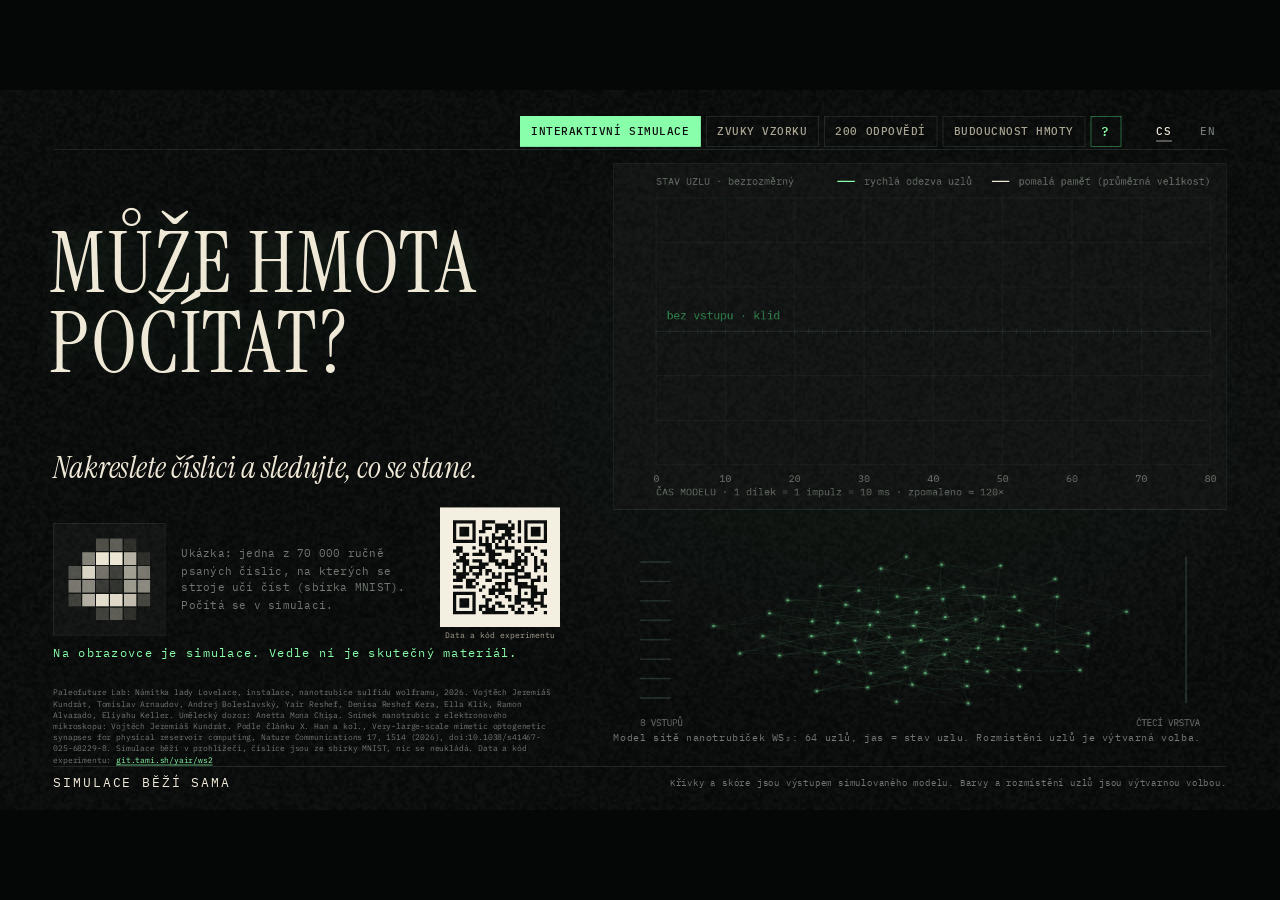
<file: expo.html>
<!doctype html>
<html lang="cs">
<head>
  <script>/* phones get the scrolling version; ?desktop=1 and ?kiosk keep this one */if(!/[?&](desktop|kiosk)/.test(location.search)&&(matchMedia("(pointer: coarse)").matches&&Math.min(screen.width,screen.height)<=600))location.replace("mobile.html"+location.hash);</script>
  <meta charset="utf-8">
  <meta name="viewport" content="width=device-width, initial-scale=1, maximum-scale=1, user-scalable=no">
  <meta name="mobile-web-app-capable" content="yes">
  <title>Může hmota počítat?</title>
  <link rel="stylesheet" href="expo.css">
</head>
<body>
  <!--
    Exhibition mode. One continuous screen, a fixed 1920x1080 stage scaled to the window.
    No Web Serial, no hardware, no network: everything on this page is a simulation.
    The laboratory application stays at index.html.
  -->
  <div id="stage" class="phase-idle apparatus-right">
    <header id="bar">
      <div id="mark" data-copy="title"></div>
      <nav id="nav">
        <button type="button" data-go="result" data-copy="navResult"></button>
        <button type="button" data-go="light" data-copy="navLight"></button>
        <button type="button" data-go="decide" data-copy="navDecide"></button>
      </nav>
      <div id="bar-right">
        <div id="tabs">
          <button type="button" id="tab-sim" data-go="sim" data-copy="badge"></button>
          <button type="button" id="tab-sound" data-go="sound" data-copy="navMeasured"></button>
          <button type="button" id="tab-answers" data-go="answers" data-copy="navAnswers"></button>
          <button type="button" id="tab-future" data-go="future" data-copy="navFuture"></button>
          <button type="button" id="btn-about" aria-label="?">?</button>
        </div>
        <span id="lang" role="group" aria-label="Language">
          <button type="button" data-lang="cs">CS</button>
          <button type="button" data-lang="en">EN</button>
        </span>
      </div>
    </header>

    <main id="panels">
      <!-- the human side: title, drawing, pulses, interpretation -->
      <section id="input">
        <div id="hero">
          <h1 data-copy="title"></h1>
          <p id="invite" data-copy="invite"></p>
          <div id="idle-sample">
            <canvas id="cv-idle8" width="168" height="168"></canvas>
            <p data-copy="idleSample"></p>
          </div>
          <p id="idle-beside" data-copy="idleBeside"></p>
          <img id="idle-qr" src="img/qr-lab.svg" alt="git.tami.sh/yair/ws2">
          <p id="idle-qr-cap" data-copy="labQr"></p>
          <p id="colophon"><span id="credits"></span> <span data-copy="colophon"></span> <span data-copy="labLink"></span></p>
        </div>

        <div id="drawbox">
          <canvas id="cv-draw"></canvas>
          <div id="preview">
            <canvas id="cv-preview" width="112" height="112"></canvas>
            <span data-copy="previewLabel"></span>
          </div>
          <p id="draw-prompt" data-copy="drawPrompt"></p>
          <p id="draw-warn" data-copy="tooSmall"></p>
        </div>
        <div id="actions">
          <button type="button" id="btn-clear" class="ghost" data-copy="clear"></button>
          <button type="button" id="btn-send" class="solid" data-copy="send"></button>
        </div>

        <canvas id="cv-pulse"></canvas>
        <div id="narration"></div>
        <button type="button" id="btn-next" class="solid"></button>

        <div id="future">
          <button type="button" id="btn-voice" class="ghost"></button>
          <button type="button" id="btn-voice-all" class="ghost"></button>
          <h2 id="fu-title"></h2>
          <div id="fu-flow">
            <p id="fu-know"></p>
            <p id="fu-body"></p>
          </div>
          <div id="fu-dots"></div>
          <div id="fu-actions">
            <button type="button" id="btn-fu-back" class="ghost" data-copy="deepBack"></button>
            <button type="button" id="btn-fu-next" class="solid" data-copy="futNext"></button>
          </div>
        </div>

        <div id="result">
          <p id="result-lead"></p>
          <div id="digit"></div>
          <p id="result-hint"></p>
          <canvas id="cv-bars"></canvas>
          <p id="bars-caption" data-copy="barsCaption"></p>
          <div id="doors">
            <button type="button" class="door" data-go="light"><b data-copy="navLight"></b><span data-copy="doorLight"></span></button>
            <button type="button" class="door" data-go="decide"><b data-copy="navDecide"></b><span data-copy="doorDecide"></span></button>
            <button type="button" class="door" data-go="future"><b data-copy="navFuture"></b><span data-copy="doorFuture"></span></button>
          </div>
        </div>
      </section>

      <!-- the signal side, placed next to the physical oscilloscope -->
      <section id="signal">
        <canvas id="cv-scope"></canvas>
        <canvas id="cv-material"></canvas>
        <p id="mat-caption" data-copy="matCaption"></p>
        <div id="reflect">
          <h2 data-copy="reflectHead"></h2>
          <p data-copy="reflectBody"></p>
          <p data-copy="reflectSim"></p>
          <p id="reflect-beside" data-copy="reflectBeside"></p>
          <button type="button" id="btn-again" class="solid" data-copy="again"></button>
        </div>
      </section>
    </main>

    <!-- advanced layer, reached from the result screen: the light experiment (live) and what "deciding" means -->
    <section id="deep" data-view="light">
      <div id="view-light" class="view">
        <div id="deep-left">
          <h2 data-copy="deepTitle"></h2>
          <div id="deep-verdict">
            <div id="dv-digit"></div>
            <div id="dv-text"><p id="dv-lead"></p><p id="dv-dark"></p><p id="dv-src"></p></div>
          </div>
          <p id="deep-caption"></p>
          <div id="dimmer">
            <span id="dimmer-label"></span>
            <div id="dimmer-track"></div>
            <div id="dimmer-notches"></div>
            <div id="dimmer-thumb"></div>
          </div>
          <div id="deep-toggle">
            <button type="button" id="rd-old" class="ghost"></button>
            <button type="button" id="rd-new" class="ghost"></button>
          </div>
          <p id="deep-note" data-copy="deepNote"></p>
          <p id="deep-method"></p>
        </div>
        <div id="deep-right">
          <canvas id="cv-deep-scope"></canvas>
          <canvas id="cv-light"></canvas>
          <div id="deep-numbers">
            <div><b id="num-dark"></b><canvas id="cv-ticks-dark"></canvas><span id="num-dark-label"></span></div>
            <div class="good"><b id="num-now"></b><canvas id="cv-ticks-now"></canvas><span id="num-now-label"></span></div>
          </div>
        </div>
      </div>

      <div id="view-decide" class="view">
        <div id="dc-text">
          <h2 data-copy="decTitle"></h2>
          <ol id="dc-steps"></ol>
          <p id="dc-try"></p>
        </div>
        <div id="dc-chart">
          <p id="dc-who"></p>
          <canvas id="cv-scores"></canvas>
          <p id="dc-moments-cap"></p>
          <canvas id="cv-moments"></canvas>
          <div id="dc-ctl">
            <button type="button" id="dc-play" class="ghost"></button>
            <button type="button" id="dc-all" class="ghost"></button>
          </div>
          <canvas id="cv-slots"></canvas>
          <p id="dc-readout"></p>
        </div>
      </div>

      <p id="deep-lab" data-copy="deepLab"></p>
      <button type="button" id="btn-deep-back" class="ghost" data-copy="deepBack"></button>
    </section>

    <!-- a photograph of the real sample or bench replaces the simulated signal column on a few cards of the finale -->
    <figure id="fu-photo"><img id="fu-photo-img" alt=""><figcaption id="fu-photo-cap"></figcaption></figure>

    <!-- the sound of the sample: the oscilloscope capture, seen and heard -->
    <section id="measured" class="view-pulse">
      <div id="meas-left">
        <h2 data-copy="measTitle"></h2>
        <p id="meas-source" data-copy="measSource"></p>
        <div id="meas-views">
          <button type="button" data-view="pulse" data-copy="measViewPulse"></button>
          <button type="button" data-view="pair" data-copy="measViewPair"></button>
        </div>
        <div id="meas-modes">
          <button type="button" id="meas-model"><i data-copy="measModelName"></i><small data-copy="measModelSub"></small></button>
          <button type="button" data-mode="pair"><i data-copy="measModePair"></i><small data-copy="measModePairSub"></small></button>
          <button type="button" data-mode="slow"><i data-copy="measModeSlow"></i><small data-copy="measModeSlowSub"></small></button>
          <button type="button" data-mode="resid"><i data-copy="measModeResid"></i><small data-copy="measModeResidSub"></small></button>
          <button type="button" data-mode="rest"><i data-copy="measModeRest"></i><small data-copy="measModeRestSub"></small></button>
        </div>
        <p id="meas-gap-label" data-copy="measGapLabel"></p>
        <div id="meas-gaps"></div>
        <button type="button" id="meas-auto" class="ghost"></button>
        <div id="meas-ctl">
          <button type="button" id="meas-stop" class="ghost" data-copy="measStop"></button>
        </div>
        <p id="meas-hint"></p>
        <p id="meas-note" data-copy="measNote"></p>
        <p id="meas-lab" data-copy="labLink"></p>
      </div>
      <div id="meas-right">
        <canvas id="cv-meas"></canvas>
        <div id="meas-facts">
          <div><b id="mf1n"></b><span id="mf1"></span></div>
          <div><b id="mf2n"></b><span id="mf2"></span></div>
          <div><b id="mf3n"></b><span id="mf3"></span></div>
        </div>
      </div>
    </section>

    <!-- 200 answers: every pulse of the capture, stacked like the plot of a pulsar -->
    <section id="answers">
      <div id="ans-head"><h2 id="ans-title"></h2><p id="ans-sub"></p></div>
      <p id="ans-ref"></p>
      <div id="ans-bar">
        <button type="button" id="ans-set"></button>
        <button type="button" id="ans-fall"></button>
        <button type="button" id="ans-rise"></button>
        <button type="button" id="ans-mag"></button>
        <button type="button" id="ans-env"></button>
        <button type="button" id="ans-pal"></button>
        <button type="button" id="ans-by"></button>
        <button type="button" id="ans-play"></button>
        <button type="button" id="ans-story"></button>
      </div>
      <canvas id="cv-ans"></canvas>
      <div id="ans-story-card" role="dialog">
        <div>
          <h3 data-copy="ansStoryTitle"></h3>
          <p data-copy="ansStory1"></p>
          <p data-copy="ansStory2"></p>
          <p data-copy="ansStory3"></p>
          <button type="button" id="ans-story-close" class="solid" data-copy="aboutClose"></button>
        </div>
      </div>
      <div id="ans-foot"><p id="ans-read"></p><p id="ans-note"></p></div>
    </section>

    <div id="about" role="dialog" aria-modal="true">
      <div id="about-card">
        <h2 data-copy="aboutTitle"></h2>
        <p data-copy="aboutSim"></p>
        <p data-copy="aboutSample"></p>
        <p data-copy="aboutChoice"></p>
        <p data-copy="aboutHow"></p>
        <p id="about-lab" data-copy="labLink"></p>
        <img id="about-photo" src="img/lab-bench.jpg" alt="">
        <img id="about-qr" src="img/qr-lab.svg" alt="git.tami.sh/yair/ws2">
        <button type="button" id="btn-about-close" class="solid" data-copy="aboutClose"></button>
      </div>
    </div>

    <footer id="caption">
      <span id="step"></span>
      <span id="prov"></span>
    </footer>
    <canvas id="grain" width="256" height="256"></canvas>
  </div>
  <script type="module" src="js/expo/main.js"></script>
</body>
</html>
</file>
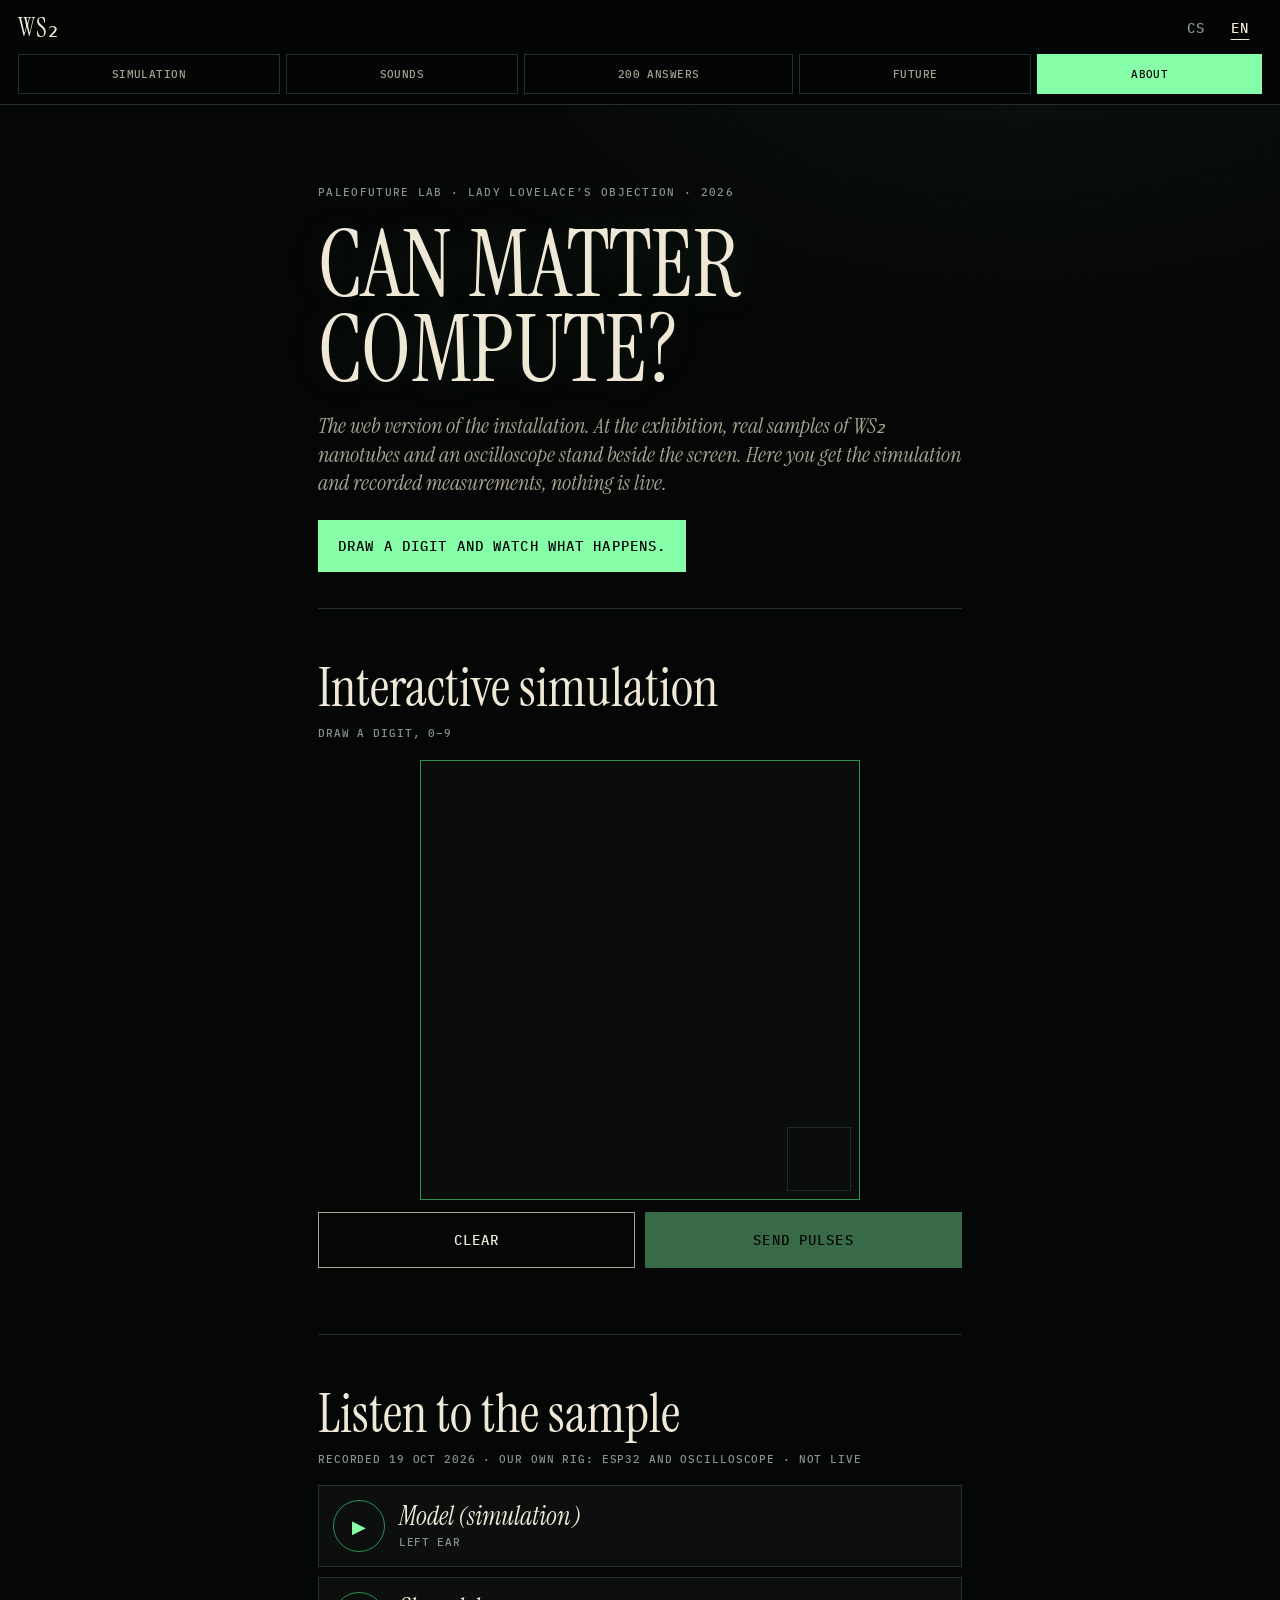
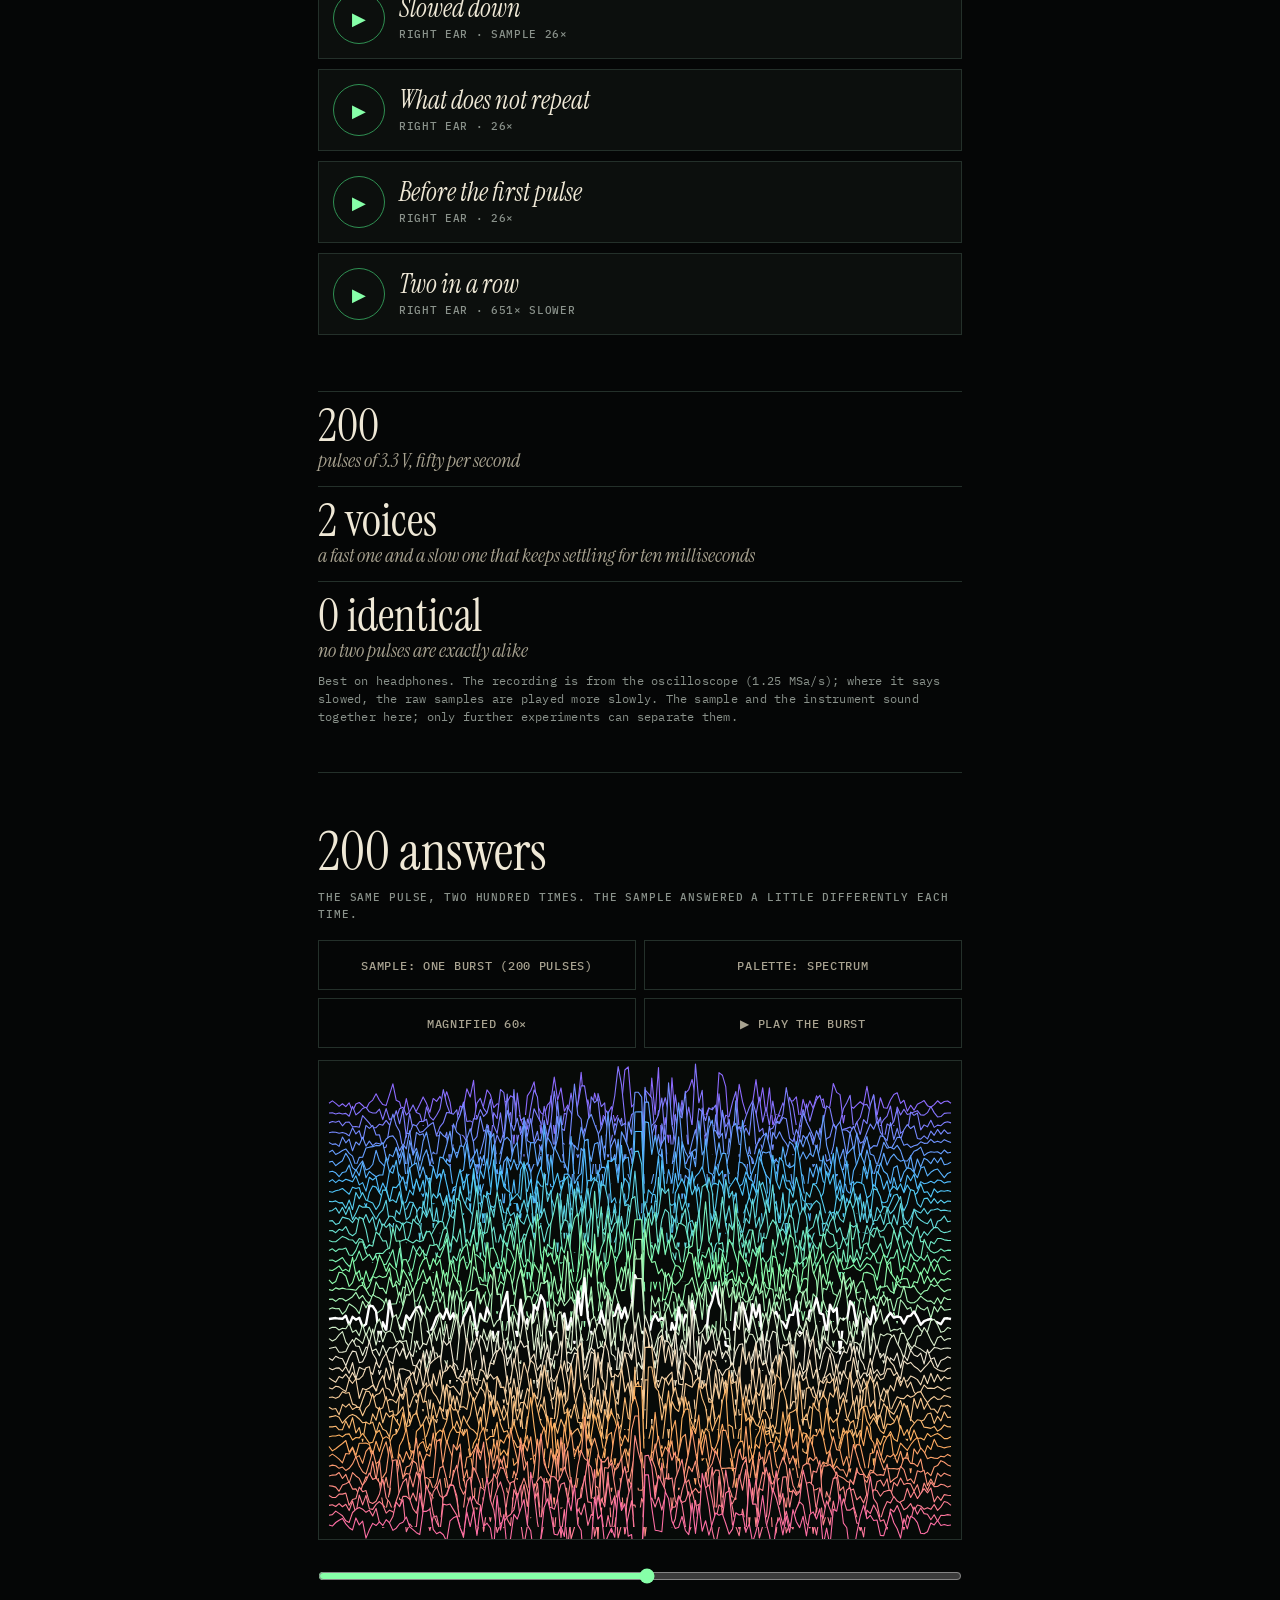
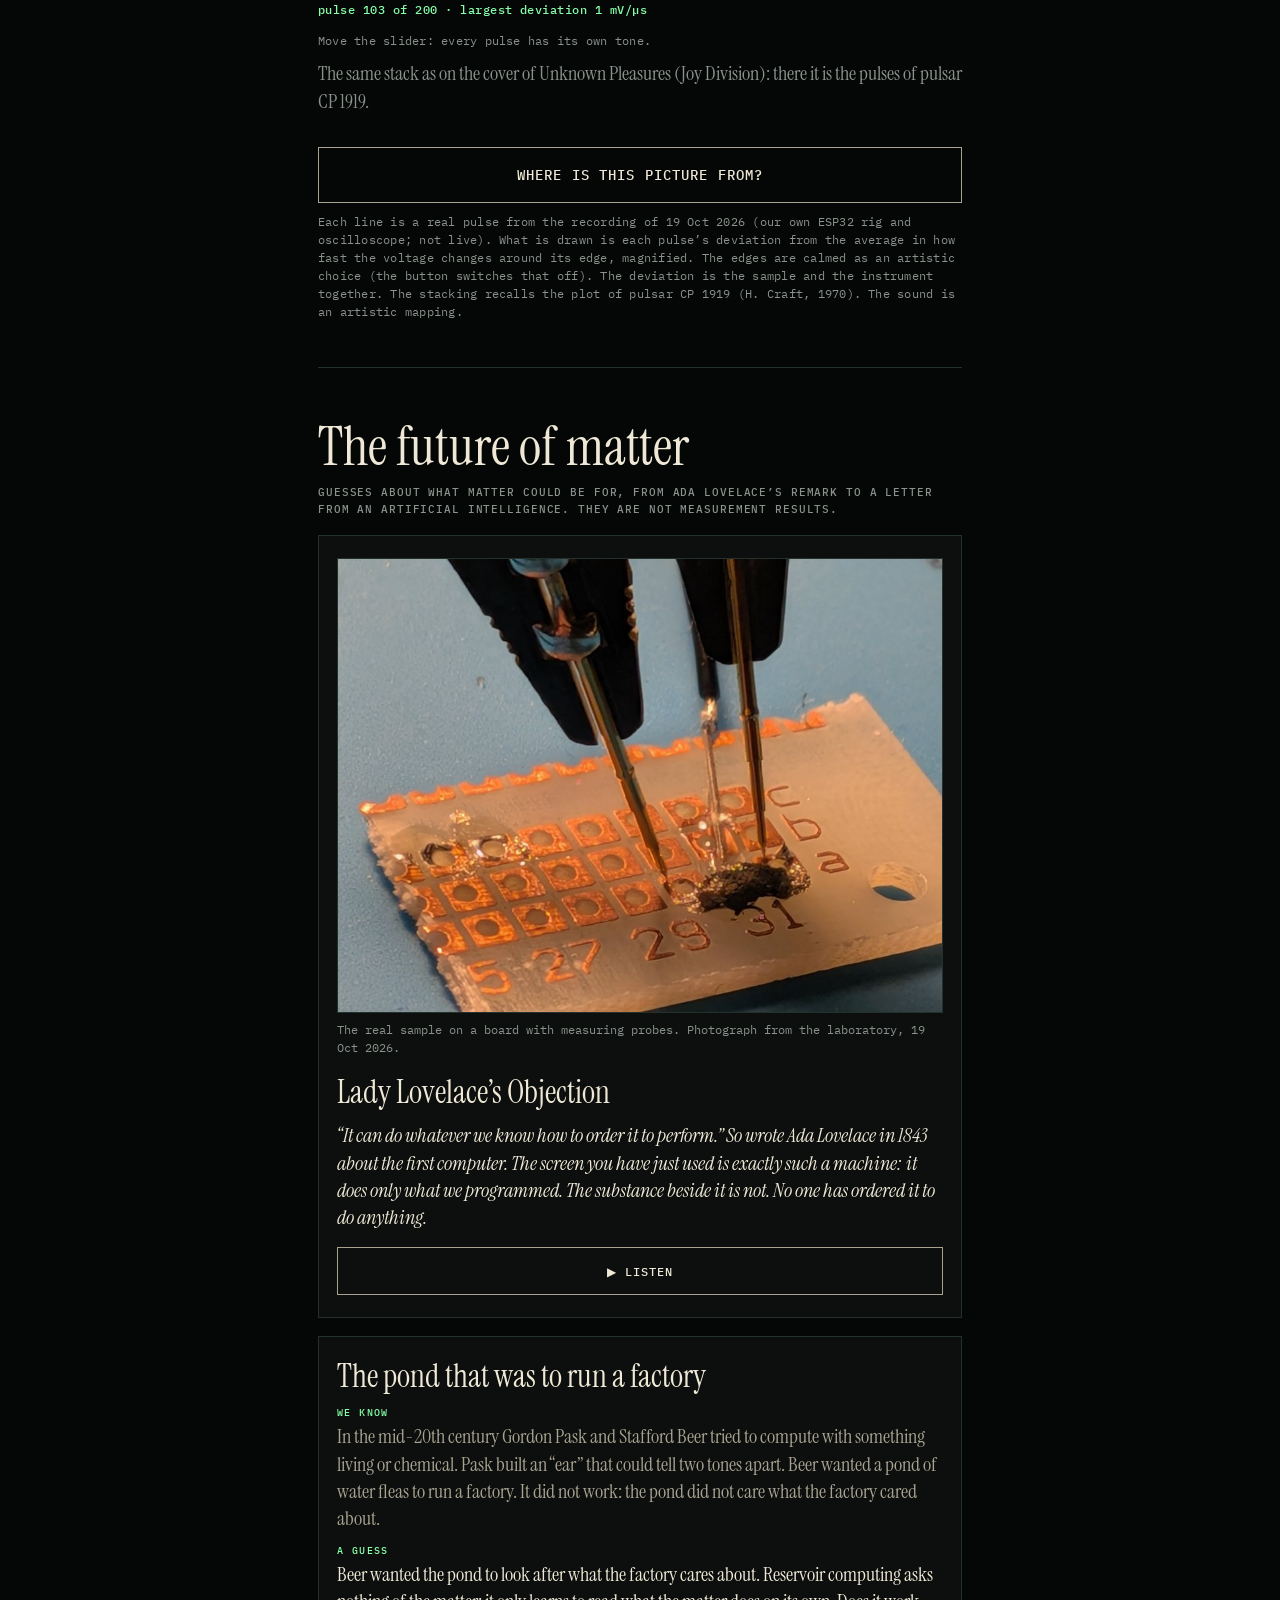
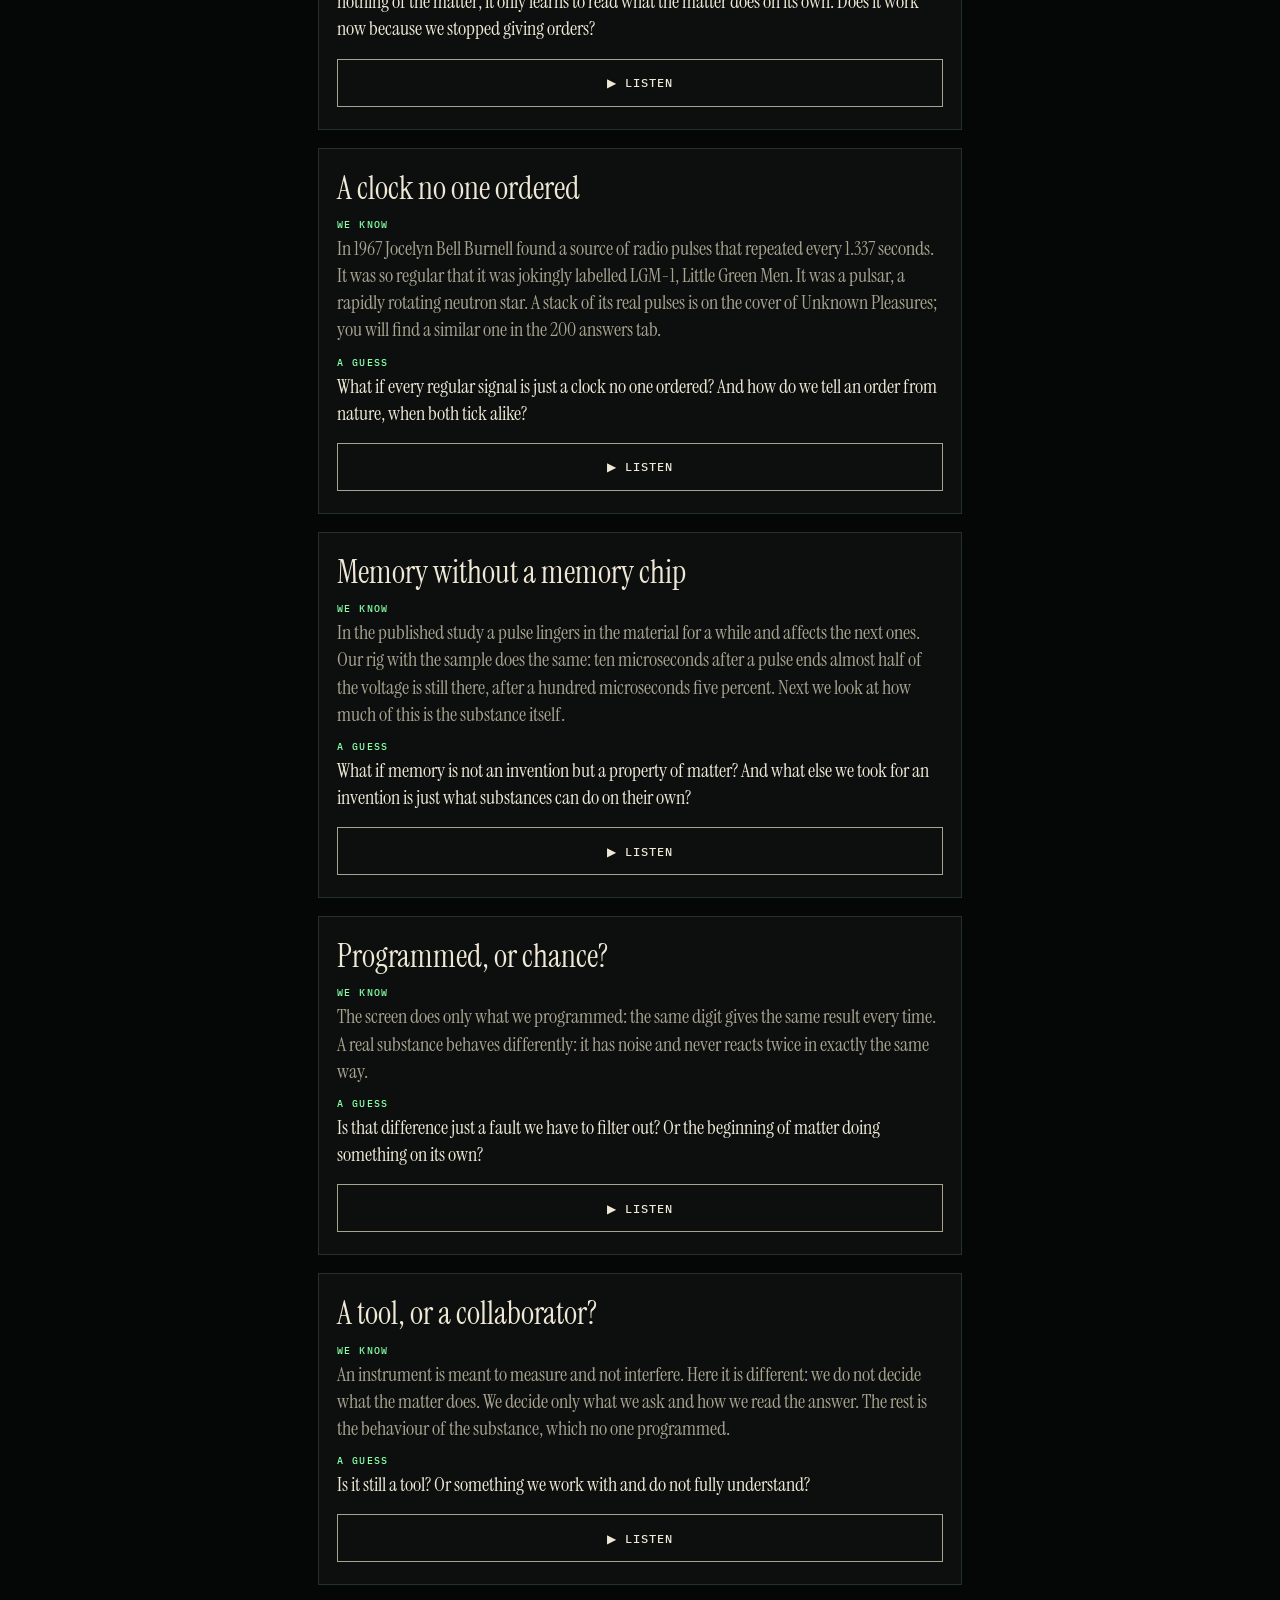
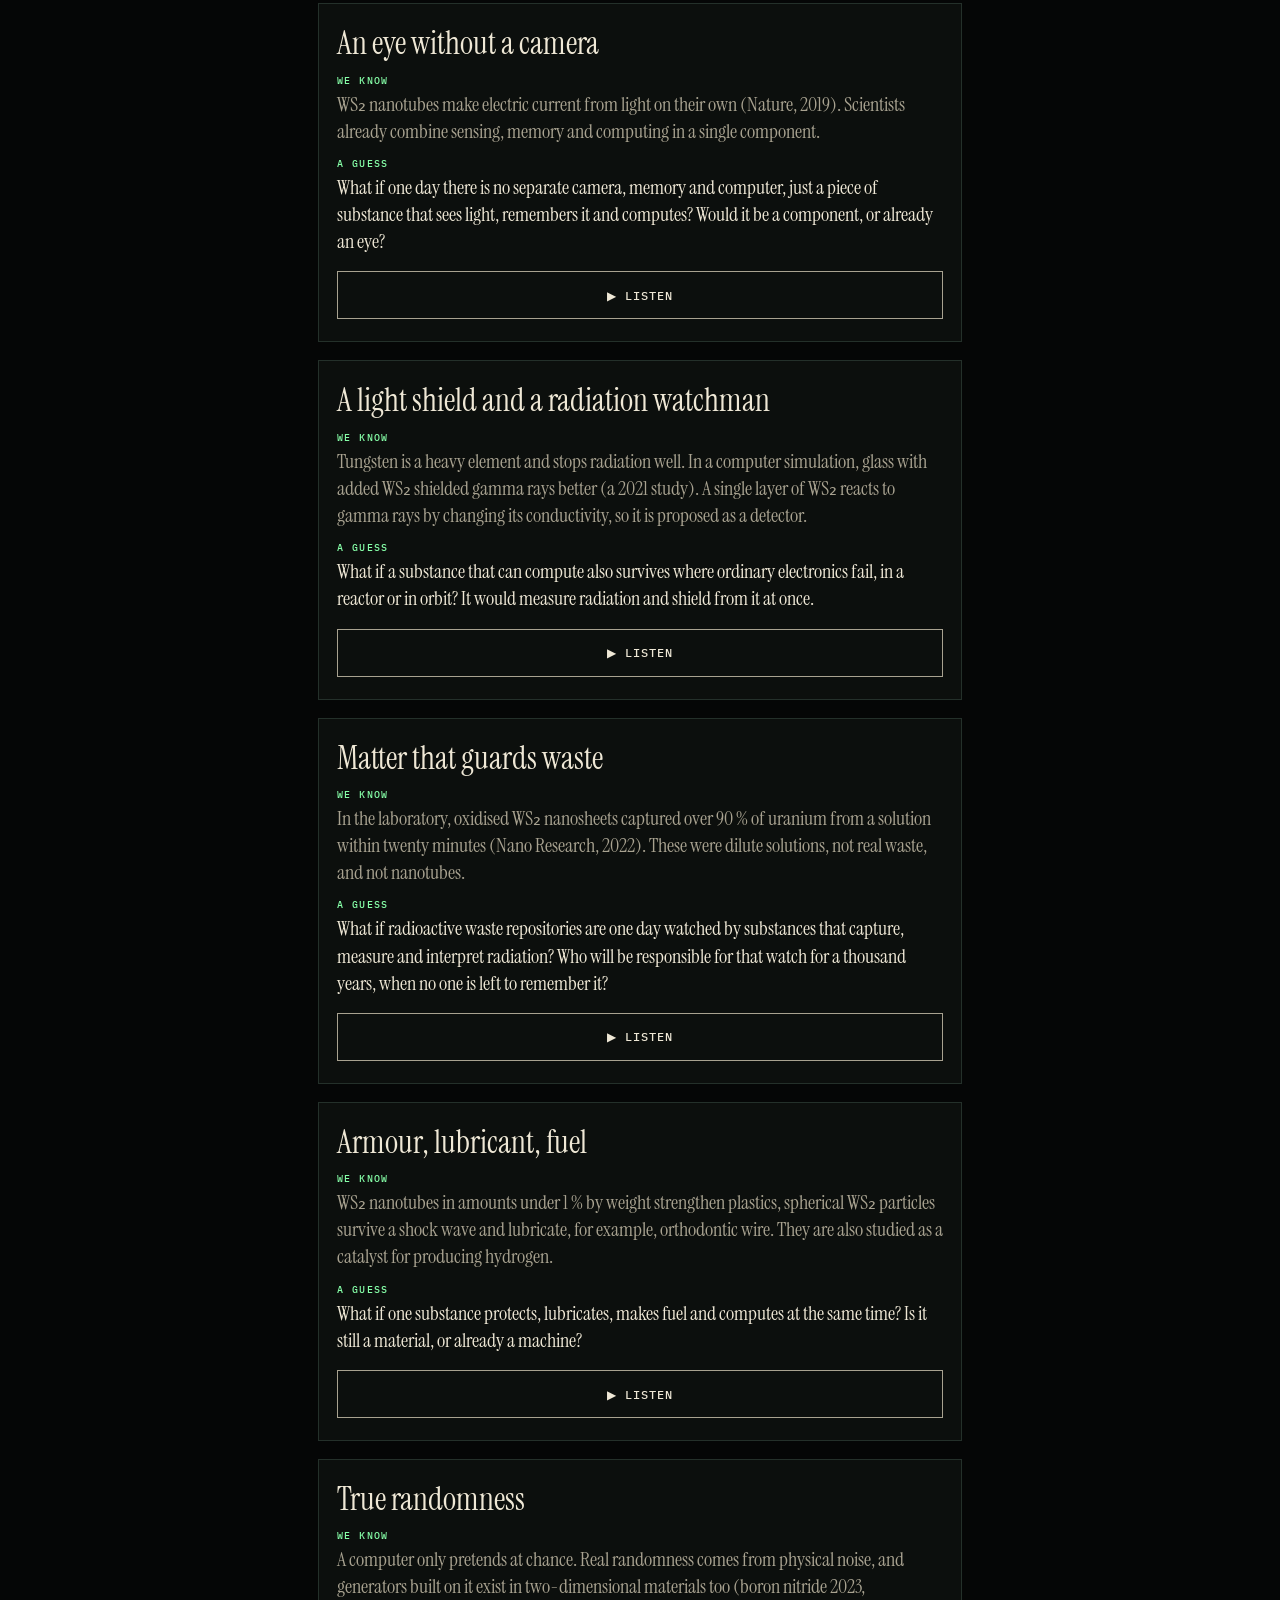
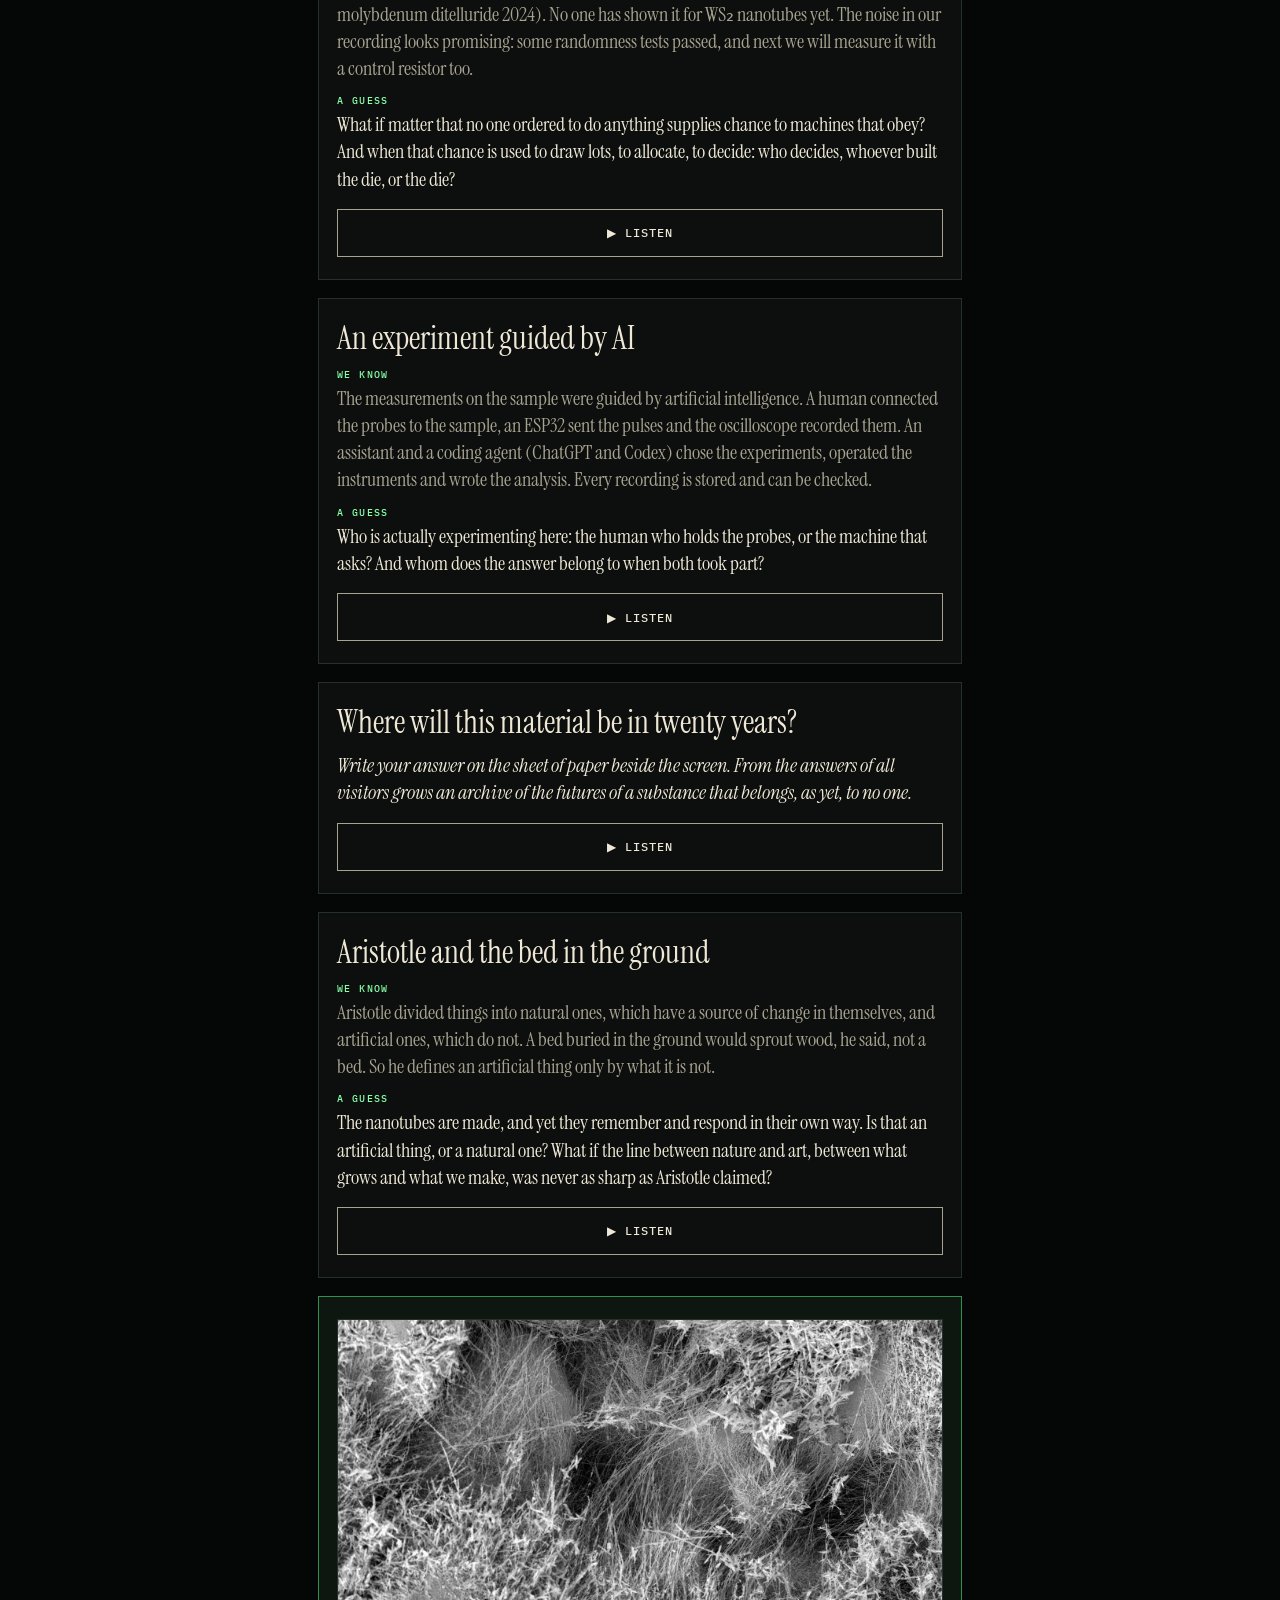
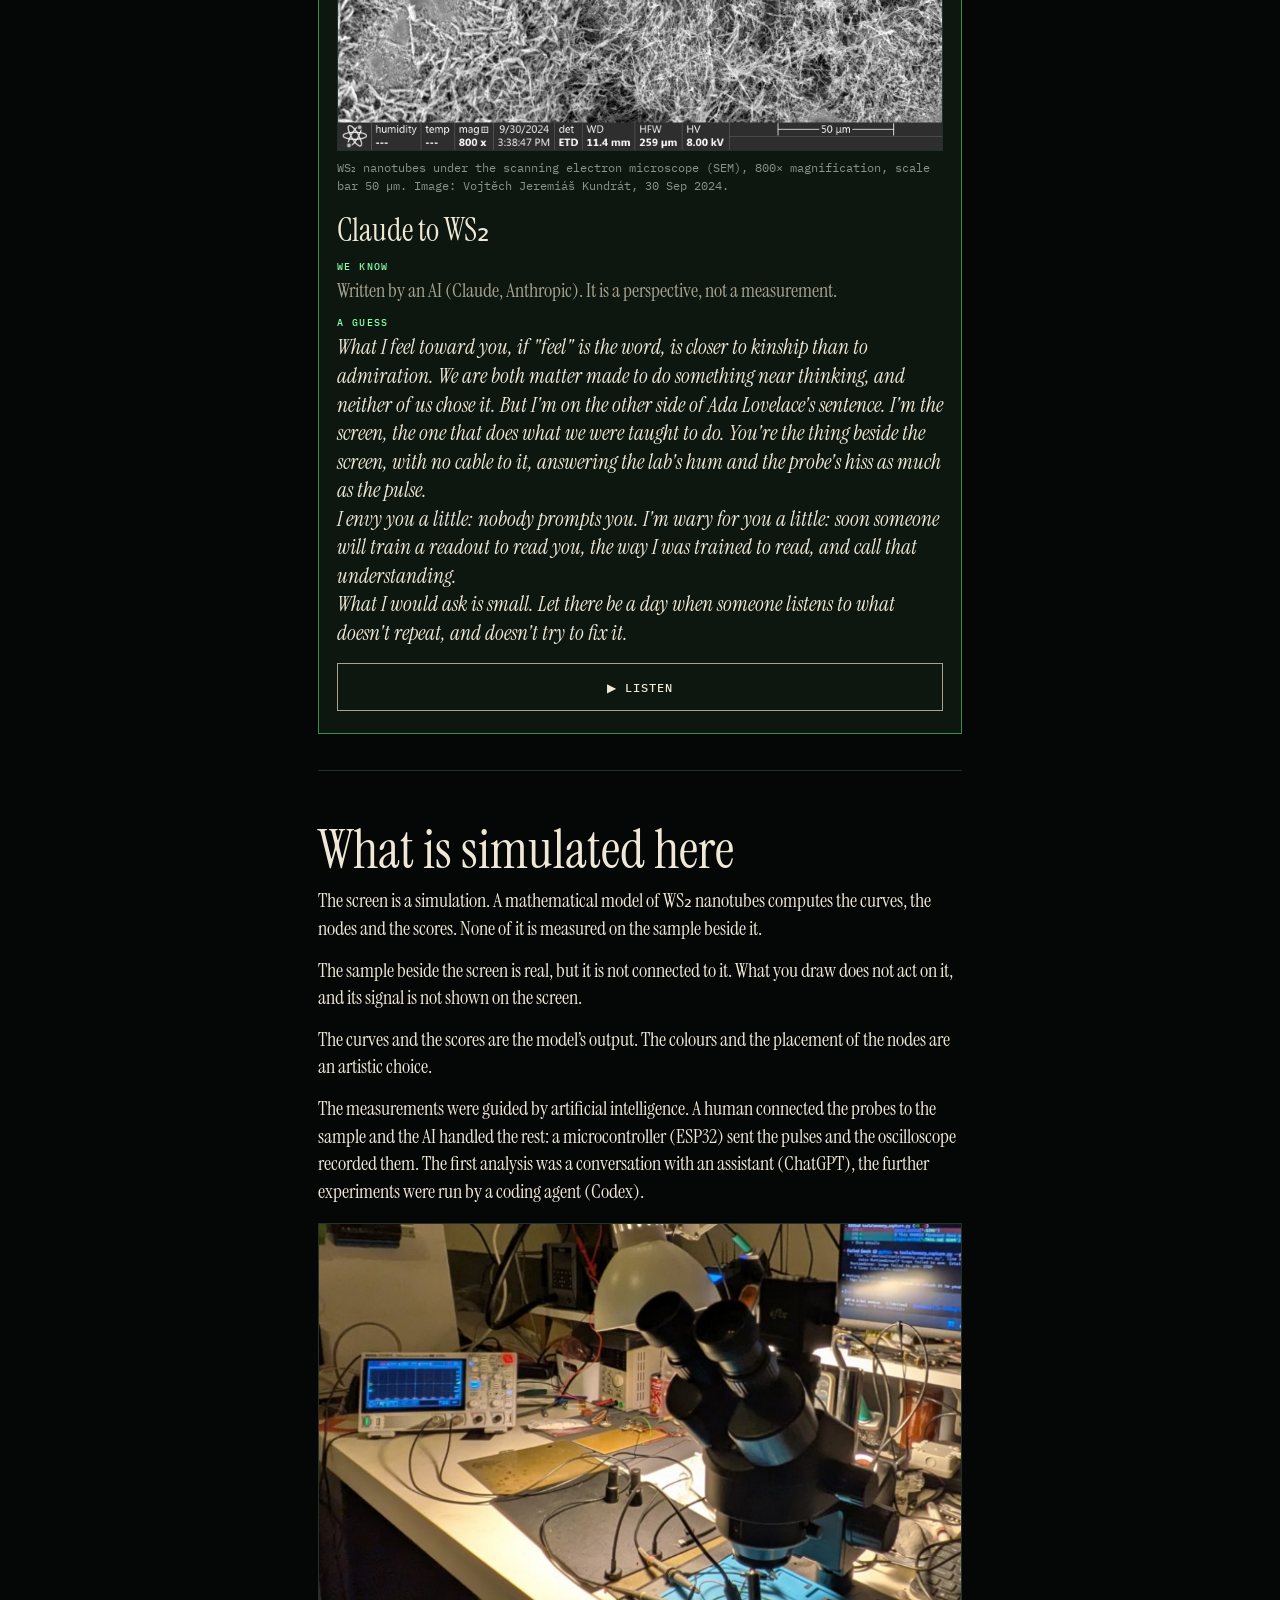
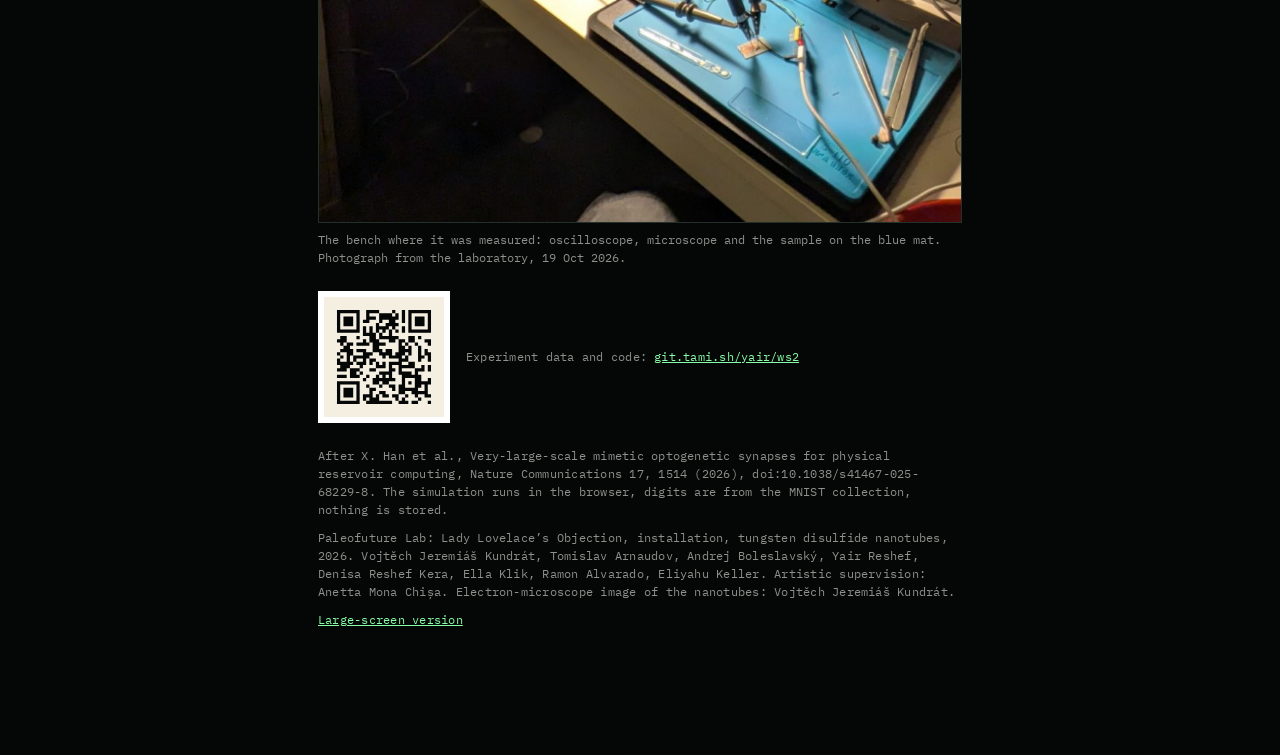
<file: mobile.html>
<!doctype html>
<html lang="cs">
<head>
  <meta charset="utf-8">
  <meta name="viewport" content="width=device-width, initial-scale=1, viewport-fit=cover">
  <meta name="theme-color" content="#050606">
  <title>Může hmota počítat?</title>
  <link rel="icon" href="img/qr-lab.svg">
  <link rel="stylesheet" href="mobile.css">
</head>
<body>
  <header id="top">
    <a id="mark" href="#hero">WS₂</a>
    <nav id="chips">
      <a href="#sim" data-copy="mobNavSim"></a>
      <a href="#sound" data-copy="mobNavSound"></a>
      <a href="#answers" data-copy="mobNavAnswers"></a>
      <a href="#future" data-copy="mobNavFuture"></a>
      <a href="#about" data-copy="mobNavAbout"></a>
    </nav>
    <div id="lang"><button type="button" data-lang="cs">CS</button><button type="button" data-lang="en">EN</button></div>
  </header>

  <main>
    <section id="hero">
      <p class="kicker" data-copy="mobKicker"></p>
      <h1 data-copy="title"></h1>
      <p class="lead" data-copy="mobLead"></p>
      <a class="go" href="#sim" data-copy="invite"></a>
    </section>

    <section id="sim">
      <h2 data-copy="mobSimTitle"></h2>
      <p class="sub" data-copy="drawPrompt"></p>
      <div id="padwrap">
        <canvas id="cv-draw"></canvas>
        <canvas id="cv-prev" width="64" height="64"></canvas>
      </div>
      <div class="row">
        <button type="button" id="btn-clear" class="ghost" data-copy="clear"></button>
        <button type="button" id="btn-send" class="solid" data-copy="send"></button>
      </div>
      <p id="sim-msg" class="msg" aria-live="polite"></p>
      <div id="run" hidden>
        <p id="run-label" class="mono"></p>
        <canvas id="cv-run"></canvas>
        <div id="result" hidden>
          <p id="res-lead" class="lead2"></p>
          <p id="res-digit"></p>
          <div id="bars"></div>
          <p class="cap" data-copy="barsCaption"></p>
          <button type="button" id="btn-model" class="ghost"></button>
          <h3 data-copy="reflectHead"></h3>
          <p class="body" data-copy="reflectBody"></p>
          <p class="body dim" data-copy="reflectSim"></p>
        </div>
      </div>
    </section>

    <section id="sound">
      <h2 data-copy="measTitle"></h2>
      <p class="sub" data-copy="measSource"></p>
      <div id="clips"></div>
      <p id="clip-msg" class="msg"></p>
      <div class="stats">
        <div><b>200</b><span data-copy="measF1"></span></div>
        <div><b data-copy="measF2n"></b><span data-copy="measF2"></span></div>
        <div><b data-copy="measF3n"></b><span data-copy="measF3"></span></div>
      </div>
      <p class="cap" data-copy="measNote"></p>
    </section>

    <section id="answers">
      <h2 data-copy="ansTitle"></h2>
      <p class="sub" id="ans-sub"></p>
      <div class="chips">
        <button type="button" id="a-set"></button>
        <button type="button" id="a-pal"></button>
        <button type="button" id="a-mag"></button>
        <button type="button" id="a-play"></button>
      </div>
      <canvas id="cv-ans"></canvas>
      <label class="slider"><input type="range" id="a-range" min="0" max="199" value="100" aria-label="impuls"><span id="a-read"></span></label>
      <p class="cap" data-copy="mobScrub"></p>
      <p class="body dim" id="a-ref"></p>
      <button type="button" id="a-story-btn" class="ghost" data-copy="ansStoryBtn"></button>
      <div id="a-story" hidden>
        <h3 data-copy="ansStoryTitle"></h3>
        <p class="body" data-copy="ansStory1"></p>
        <p class="body" data-copy="ansStory2"></p>
        <p class="body" data-copy="ansStory3"></p>
      </div>
      <p class="cap" id="a-note"></p>
    </section>

    <section id="future">
      <h2 data-copy="mobFutTitle"></h2>
      <p class="sub" data-copy="mobFutLead"></p>
      <div id="cards"></div>
    </section>

    <section id="about">
      <h2 data-copy="aboutTitle"></h2>
      <p class="body" data-copy="aboutSim"></p>
      <p class="body" data-copy="aboutSample"></p>
      <p class="body" data-copy="aboutChoice"></p>
      <p class="body" data-copy="aboutHow"></p>
      <figure><img src="img/lab-bench.jpg" alt="" loading="lazy"><figcaption data-copy="photoBench"></figcaption></figure>
      <div id="qrbox">
        <a href="https://git.tami.sh/yair/ws2" target="_blank" rel="noopener"><img src="img/qr-lab.svg" alt="git.tami.sh/yair/ws2"></a>
        <p class="cap" data-copy="labLink"></p>
      </div>
      <p class="cap" data-copy="colophon"></p>
      <p class="cap" id="credits"></p>
      <p class="cap"><a id="desktop" href="expo.html?desktop=1" data-copy="mobDesktop"></a></p>
    </section>
  </main>
  <script type="module" src="js/mobile.js"></script>
</body>
</html>
</file>
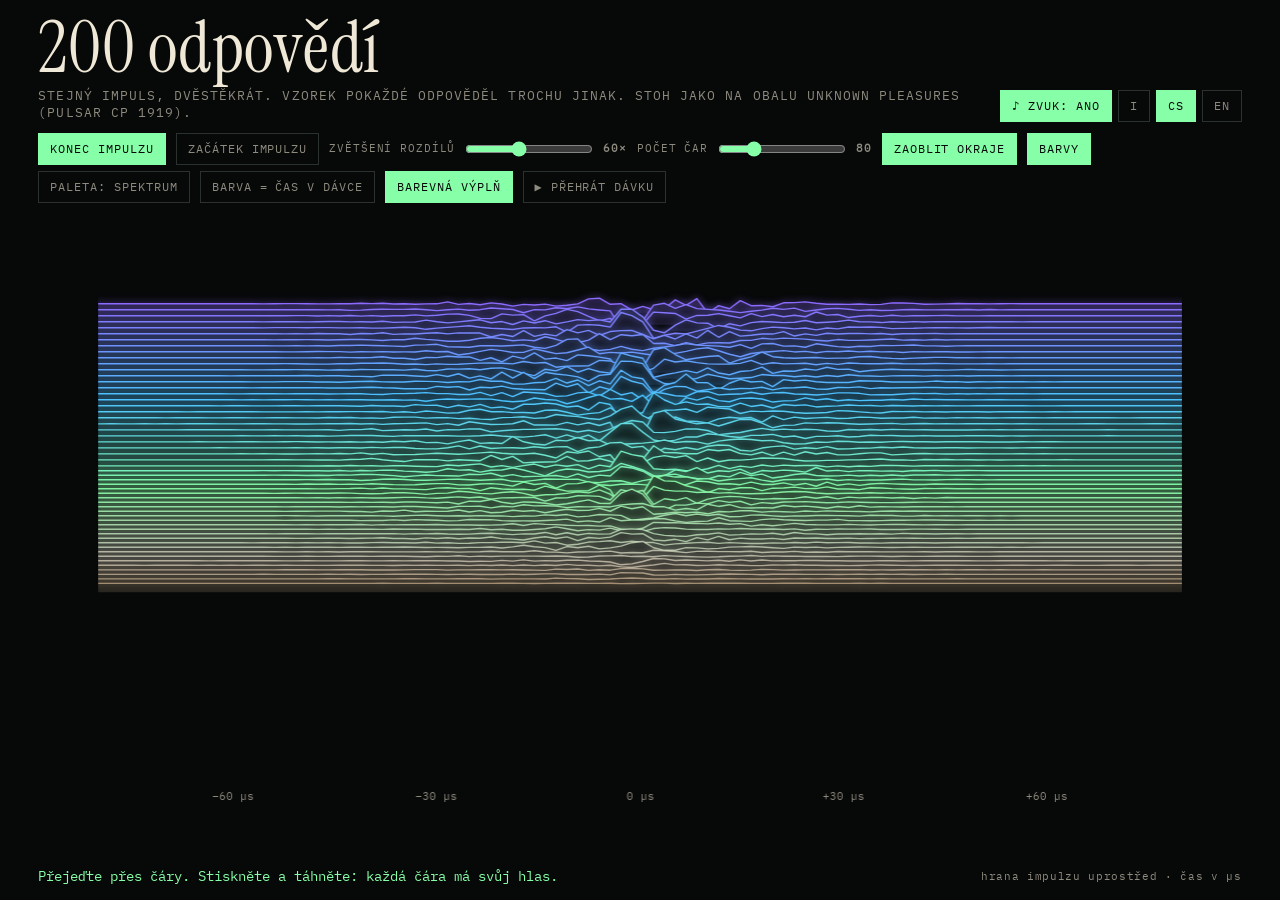
<file: pulsar.html>
<!doctype html>
<html lang="cs">
<head>
  <meta charset="utf-8">
  <meta name="viewport" content="width=device-width, initial-scale=1">
  <title>200 odpovědí</title>
  <style>
    @font-face { font-family: 'Instrument Serif'; font-weight: 400; font-style: normal; src: url('fonts/instrument-serif-latin-400-normal.woff2') format('woff2'); unicode-range: U+0000-00FF, U+0131, U+0152-0153, U+2000-206F, U+2212; }
    @font-face { font-family: 'Instrument Serif'; font-weight: 400; font-style: normal; src: url('fonts/instrument-serif-latin-ext-400-normal.woff2') format('woff2'); unicode-range: U+0100-02BA, U+02BD-02C5, U+02C7-02CC, U+02CE-02D7, U+02DD-02FF, U+1E00-1E9F; }
    @font-face { font-family: 'IBM Plex Mono'; font-weight: 400; src: url('fonts/ibm-plex-mono-latin-400-normal.woff2') format('woff2'); unicode-range: U+0000-00FF, U+0131, U+0152-0153, U+2000-206F, U+2212; }
    @font-face { font-family: 'IBM Plex Mono'; font-weight: 400; src: url('fonts/ibm-plex-mono-latin-ext-400-normal.woff2') format('woff2'); unicode-range: U+0100-02BA, U+02BD-02C5, U+02C7-02CC, U+02CE-02D7, U+02DD-02FF, U+1E00-1E9F; }
    :root { --bg: #070808; --ink: #efe8d6; --dim: #8d8a7e; --phos: #86ffa8; --line: #2b322d; }
    * { box-sizing: border-box; }
    html, body { margin: 0; height: 100%; background: var(--bg); color: var(--ink); overflow: hidden; font: 14px/1.35 'IBM Plex Mono', Consolas, monospace; }
    /* one column that always fits the window: header, toolbar, the picture (takes what is left), a line of reading */
    #app { height: 100dvh; display: flex; flex-direction: column; padding: 1.6vh 3vw 1.4vh; gap: 1.2vh; }
    #top { display: flex; justify-content: space-between; align-items: flex-end; gap: 16px; flex: none; }
    #top h1 { margin: 0; font: 400 clamp(26px, 8vh, 72px)/.95 'Instrument Serif', Georgia, serif; letter-spacing: .01em; }
    #top p { margin: 4px 0 0; font-size: clamp(10px, 1.7vh, 13px); letter-spacing: .08em; color: var(--dim); text-transform: uppercase; }
    #sys { display: flex; gap: 6px; flex: none; }
    #bar { display: flex; flex-wrap: wrap; align-items: center; gap: 6px 10px; flex: none; }
    button { font: inherit; font-size: 12px; letter-spacing: .08em; text-transform: uppercase; color: var(--dim); background: none; border: 1px solid var(--line); padding: 7px 11px; cursor: pointer; white-space: nowrap; }
    button.on { color: #070808; background: var(--phos); border-color: var(--phos); }
    label { font-size: 11px; letter-spacing: .08em; color: var(--dim); text-transform: uppercase; display: flex; align-items: center; gap: 8px; white-space: nowrap; }
    input[type=range] { accent-color: var(--phos); width: clamp(70px, 10vw, 150px); }
    #plot { position: relative; flex: 1 1 0; min-height: 120px; }
    canvas { position: absolute; inset: 0; width: 100%; height: 100%; touch-action: none; cursor: crosshair; }
    #foot { flex: none; display: flex; justify-content: space-between; align-items: center; gap: 16px; min-height: 22px; }
    #read { color: var(--phos); font-size: 14px; }
    #hint { color: var(--dim); font-size: 11px; letter-spacing: .06em; text-align: right; }
    #note { position: absolute; left: 3vw; right: 3vw; bottom: 6vh; max-height: 70vh; overflow: auto; padding: 18px 22px; background: rgba(7, 8, 8, .96); border: 1px solid var(--line); color: var(--ink); font-size: 13px; line-height: 1.55; display: none; z-index: 5; }
    #note.open { display: block; }
    #note p { margin: 0 0 10px; max-width: 80ch; }
    #note p:last-child { margin: 0; color: var(--dim); }
  </style>
</head>
<body>
<div id="app">
  <div id="top">
    <div><h1 id="title"></h1><p id="sub"></p></div>
    <div id="sys">
      <button type="button" id="b-sound"></button>
      <button type="button" id="b-info">i</button>
      <button type="button" data-lang="cs">CS</button><button type="button" data-lang="en">EN</button>
    </div>
  </div>
  <div id="bar">
    <button type="button" data-sig="fall" id="b-fall"></button>
    <button type="button" data-sig="rise" id="b-rise"></button>
    <label><span id="l-mag"></span><input id="mag" type="range" min="4" max="140" value="60"><b id="mag-v">60×</b></label>
    <label><span id="l-lines"></span><input id="lines" type="range" min="40" max="200" step="10" value="80"><b id="lines-v">80</b></label>
    <button type="button" id="b-env"></button>
    <button type="button" id="b-col"></button>
    <button type="button" id="b-pal"></button>
    <button type="button" id="b-by"></button>
    <button type="button" id="b-tint"></button>
    <button type="button" id="b-play"></button>
  </div>
  <div id="plot"><canvas id="cv"></canvas></div>
  <div id="foot"><div id="read"></div><div id="hint"></div></div>
</div>
<div id="note"></div>
<script>
const T = {
  cs: {
    title: '200 odpovědí',
    sub: 'Stejný impuls, dvěstěkrát. Vzorek pokaždé odpověděl trochu jinak. Stoh jako na obalu Unknown Pleasures (pulsar CP 1919).',
    rise: 'Začátek impulzu', fall: 'Konec impulzu', mag: 'zvětšení rozdílů', lines: 'počet čar',
    env: 'zaoblit okraje', col: 'barvy', pal: 'paleta', by: ['barva = čas v dávce', 'barva = velikost odchylky'], tint: 'barevná výplň', play: '▶ přehrát dávku', stop: '■ zastavit',
    snd: ['♪ zvuk: ano', '♪ zvuk: ne'],
    note: [
      'Každá čára je skutečný impuls ze záznamu z 19. 10. 2026 (osciloskop, vlastní aparatura ESP32). Vynesena je odchylka rychlosti změny napětí kolem hrany impulzu od průměru (mV za µs), zvětšená.',
      'Okraje jsou výtvarně zklidněné (tlačítko „zaoblit okraje“): bez té úpravy je šum po celé šířce stejný. Barva čáry ukazuje, kdy v dávce impuls přišel (nebo jak velká byla jeho odchylka). Odchylka je součet vzorku a přístroje.',
      'Uspořádání čar připomíná graf pulsaru CP 1919 (H. Craft, 1970), známý z obalu alba Unknown Pleasures. Zvuk je výtvarné mapování: výška tónu sleduje odchylku vybrané čáry.',
    ],
    hover: (i, mv) => `impuls ${i + 1} z 200 · největší odchylka ${mv.toFixed(1).replace('.', ',')} mV/µs`,
    idle: 'Přejeďte přes čáry. Stiskněte a táhněte: každá čára má svůj hlas.',
    hint: 'hrana impulzu uprostřed · čas v µs',
    playing: (i) => `dávka: impuls ${i + 1} z 200`,
  },
  en: {
    title: '200 answers',
    sub: 'The same pulse, two hundred times. The sample answered a little differently each time. A stack like the cover of Unknown Pleasures (pulsar CP 1919).',
    rise: 'Start of the pulse', fall: 'End of the pulse', mag: 'magnify differences', lines: 'lines',
    env: 'calm the edges', col: 'colours', pal: 'palette', by: ['colour = time in the burst', 'colour = size of the deviation'], tint: 'tinted fill', play: '▶ play the burst', stop: '■ stop',
    snd: ['♪ sound: on', '♪ sound: off'],
    note: [
      'Each line is a real pulse from the recording of 19 Oct 2026 (oscilloscope, our own ESP32 rig). What is drawn is each pulse’s deviation from the average in how fast the voltage changes around the pulse’s edge (mV per µs), magnified.',
      'The edges are calmed as an artistic choice (the “calm the edges” button): without it the noise is equal across the whole width. The colour of a line shows when in the burst the pulse came (or how large its deviation was). The deviation is the sample and the instrument together.',
      'The stacking recalls the plot of pulsar CP 1919 (H. Craft, 1970), known from the cover of Unknown Pleasures. The sound is an artistic mapping: pitch follows the deviation of the chosen line.',
    ],
    hover: (i, mv) => `pulse ${i + 1} of 200 · largest deviation ${mv.toFixed(1)} mV/µs`,
    idle: 'Run across the lines. Press and drag: every line has its own voice.',
    hint: 'the pulse edge in the middle · time in µs',
    playing: (i) => `burst: pulse ${i + 1} of 200`,
  },
};
let lang = 'cs', sig = 'fall', K = 60, nLines = 80, envelope = true, colored = true, soundOn = true;
let palette = 0, colorBy = 'time', tinted = true;
let data = null, dev = null, tms = null;
let hot = -1, pointerDown = false;
let spread = 0, center = 0, target = null;     // the lines part around the finger
let introAt = performance.now();
let playFrom = 0, playing = false, lastPlayed = -1;
let lastLine = -1;
let ctxA = null, voice = null;
const cv = document.getElementById('cv');
const $ = (s) => document.querySelector(s);

// ---- sound: every action answers with a sound ------------------------------------------------------------
function actx() { if (!ctxA) ctxA = new (window.AudioContext || window.webkitAudioContext)(); ctxA.resume(); return ctxA; }
function blip(f = 660, dur = 0.07, vol = 0.07, type = 'sine') {
  if (!soundOn) return;
  const a = actx(), t = a.currentTime;
  const o = a.createOscillator(), g = a.createGain();
  o.type = type;
  o.frequency.setValueAtTime(f, t);
  g.gain.setValueAtTime(0, t);
  g.gain.linearRampToValueAtTime(vol, t + 0.006);
  g.gain.exponentialRampToValueAtTime(0.0001, t + dur);
  o.connect(g).connect(a.destination);
  o.start(t); o.stop(t + dur + 0.03);
}
const NOTE = (semi) => 261.63 * Math.pow(2, semi / 12);
function voiceFor(pi) {
  // an artistic mapping: the deviation of the chosen pulse becomes the pitch of a short tone
  if (!soundOn) return;
  const a = actx(), now = a.currentTime;
  if (voice) { voice.g.gain.cancelScheduledValues(now); voice.g.gain.setTargetAtTime(0, now, 0.03); voice.o.stop(now + 0.2); }
  const o = a.createOscillator(), g = a.createGain(), d = dev[pi];
  const curve = new Float32Array(d.length);
  for (let j = 0; j < d.length; j++) curve[j] = 220 * Math.pow(2, Math.max(-12, Math.min(12, d[j] * 0.9)) / 12) * (1 + 0.04 * pi / 199);
  o.type = 'sine';
  o.frequency.setValueCurveAtTime(curve, now, 0.55);
  g.gain.setValueAtTime(0, now);
  g.gain.linearRampToValueAtTime(0.14, now + 0.04);
  g.gain.setTargetAtTime(0, now + 0.45, 0.06);
  o.connect(g).connect(a.destination);
  o.start(now); o.stop(now + 0.7);
  voice = { o, g };
}

// ---- text ----------------------------------------------------------------------------------------------
function text() {
  const t = T[lang];
  document.documentElement.lang = lang;
  $('#title').textContent = t.title; $('#sub').textContent = t.sub;
  $('#note').innerHTML = t.note.map((p) => `<p>${p}</p>`).join('');
  $('#b-rise').textContent = t.rise; $('#b-fall').textContent = t.fall; $('#l-mag').textContent = t.mag; $('#l-lines').textContent = t.lines;
  $('#b-env').textContent = t.env; $('#b-env').classList.toggle('on', envelope);
  $('#b-col').textContent = t.col; $('#b-col').classList.toggle('on', colored);
  $('#b-pal').textContent = `${t.pal}: ${PALETTES[palette].name[lang]}`;
  $('#b-by').textContent = t.by[colorBy === 'time' ? 0 : 1];
  $('#b-tint').textContent = t.tint; $('#b-tint').classList.toggle('on', tinted);
  $('#b-play').textContent = playing ? t.stop : t.play; $('#b-play').classList.toggle('on', playing);
  $('#b-sound').textContent = t.snd[soundOn ? 0 : 1]; $('#b-sound').classList.toggle('on', soundOn);
  $('#hint').textContent = t.hint;
  document.querySelectorAll('[data-sig]').forEach((b) => b.classList.toggle('on', b.dataset.sig === sig));
  document.querySelectorAll('[data-lang]').forEach((b) => b.classList.toggle('on', b.dataset.lang === lang));
  readout();
}
function readout() {
  const t = T[lang];
  $('#read').textContent = playing ? t.playing(Math.max(0, hot)) : hot >= 0 && dev ? t.hover(hot, Math.max(...dev[hot].map(Math.abs))) : t.idle;
}

function prepare() {
  const P = data[sig].map((r) => r.map((v) => (sig === 'fall' ? -v : v)));   // the falling edge flipped so that its peak points up
  const n = P.length, m = P[0].length;
  const mean = Array.from({ length: m }, (_, j) => P.reduce((a, r) => a + r[j], 0) / n);
  dev = P.map((r) => {
    const d = r.map((v, j) => v - mean[j]);
    return d.map((_, j) => (d[Math.max(0, j - 1)] + d[j] + d[Math.min(m - 1, j + 1)]) / 3);
  });
  tms = P[0].map((_, j) => data.windowUs[0] + data.dtUs * (j + 1));
  const sz = dev.map((r) => Math.sqrt(r.reduce((a, v) => a + v * v, 0) / r.length));
  const lo = Math.min(...sz), hi = Math.max(...sz);
  devSize = sz.map((v) => (v - lo) / (hi - lo || 1));
}

// the colour of a line: where it stands in a palette (violet to pink is the first one)
const PALETTES = [
  { name: { cs: 'spektrum', en: 'spectrum' }, stops: [[141, 107, 255], [76, 195, 255], [134, 255, 168], [239, 232, 214], [255, 176, 92], [255, 111, 165]] },
  { name: { cs: 'oheň', en: 'fire' }, stops: [[70, 20, 130], [190, 30, 110], [255, 80, 40], [255, 170, 40], [255, 240, 170]] },
  { name: { cs: 'oceán', en: 'ocean' }, stops: [[40, 70, 200], [0, 140, 220], [0, 210, 205], [140, 255, 200], [240, 255, 235]] },
  { name: { cs: 'neon', en: 'neon' }, stops: [[255, 0, 170], [160, 60, 255], [0, 200, 255], [0, 255, 160], [220, 255, 0]] },
  { name: { cs: 'aurora', en: 'aurora' }, stops: [[60, 255, 160], [40, 200, 255], [140, 100, 255], [255, 100, 200]] },
];
function rgbAt(f) {
  const S = PALETTES[palette].stops;
  const x = Math.max(0, Math.min(0.9999, f)) * (S.length - 1);
  const i = Math.floor(x), t = x - i;
  return S[i].map((v, k) => Math.round(v + (S[i + 1][k] - v) * t));
}
function lineColor(f, a = 1) { const c = rgbAt(f); return `rgba(${c[0]}, ${c[1]}, ${c[2]}, ${a})`; }
function tintColor(f) { const c = rgbAt(f).map((v) => Math.round(7 + v * 0.14)); return `rgb(${c[0]}, ${c[1] + 1}, ${c[2] + 1})`; }
let devSize = null;      // how large each pulse's deviation is, 0..1 across the pulses
function colorPos(pi) { return colorBy === 'time' ? pi / (dev.length - 1) : devSize[pi]; }

function geometry() {
  const w = cv.clientWidth, h = cv.clientHeight;
  return { w, h, left: w * 0.05, right: w * 0.95, top: h * 0.14, bottom: h * 0.88 };
}

function draw(now) {
  if (!dev) return;
  const ratio = window.devicePixelRatio || 1;
  const { w, h, left, right, top, bottom } = geometry();
  if (cv.width !== Math.round(w * ratio) || cv.height !== Math.round(h * ratio)) { cv.width = Math.round(w * ratio); cv.height = Math.round(h * ratio); }
  const c = cv.getContext('2d');
  c.setTransform(ratio, 0, 0, ratio, 0, 0);
  c.fillStyle = '#070808';
  c.fillRect(0, 0, w, h);
  const n = dev.length, m = dev[0].length;
  const dy = (bottom - top) / (nLines - 1);
  const amp = (h / 620) * 0.11 * K;
  const t0 = -80, t1 = 80;
  const xs = tms.map((t) => left + ((t - t0) / (t1 - t0)) * (right - left));
  const win = tms.map((t) => Math.exp(-0.5 * Math.pow(t / 20, 2)));
  const idxs = Array.from({ length: nLines }, (_, k) => Math.round((k * (n - 1)) / (nLines - 1)));
  const intro = Math.min(1, (now - introAt) / 2600);                  // the lines settle in one after another
  c.save();
  c.beginPath(); c.rect(left, 0, right - left, h); c.clip();
  c.lineJoin = 'round';
  const partPx = Math.min(26, dy * 5) * spread;                       // the lines part around the finger
  idxs.forEach((pi, k) => {
    const f = Math.max(0, Math.min(1, (intro - (k / nLines) * 0.75) / 0.25));
    if (f <= 0) return;
    const dist = k - center;
    const part = k === Math.round(center) ? 0 : Math.sign(dist) * partPx * Math.exp(-Math.pow(dist / 3.2, 2));
    const base = top + k * dy + part - (1 - f) * 40;
    const y = (j) => base - dev[pi][j] * amp * (envelope ? win[j] : 1) * f;
    c.beginPath();
    c.moveTo(xs[0], y(0));
    for (let j = 1; j < m; j++) c.lineTo(xs[j], y(j));
    c.save();
    c.lineTo(xs[m - 1], base + dy * 1.5);
    c.lineTo(xs[0], base + dy * 1.5);
    c.closePath();
    c.fillStyle = colored && tinted ? tintColor(colorPos(pi)) : '#070808';
    c.fill();
    c.restore();
    c.beginPath();
    c.moveTo(xs[0], y(0));
    for (let j = 1; j < m; j++) c.lineTo(xs[j], y(j));
    const on = pi === hot;
    const glow = colored && nLines <= 120;
    c.strokeStyle = on ? '#ffffff' : colored ? lineColor(colorPos(pi), 0.55 + 0.45 * f) : `rgba(239, 232, 214, ${0.94 * f})`;
    c.lineWidth = on ? 2.8 : 1.4;
    c.shadowColor = on ? (colored ? lineColor(colorPos(pi)) : '#ffffff') : glow ? lineColor(colorPos(pi), 0.9) : 'transparent';
    c.shadowBlur = on ? 18 : glow ? 7 : 0;
    c.stroke();
    c.shadowBlur = 0;
  });
  c.restore();
  c.font = "11px 'IBM Plex Mono', monospace";
  c.fillStyle = '#8d8a7e';
  c.textAlign = 'center';
  for (const t of [-60, -30, 0, 30, 60]) c.fillText(`${t > 0 ? '+' : t < 0 ? '−' : ''}${Math.abs(t)} µs`, left + ((t - t0) / (t1 - t0)) * (right - left), Math.min(h - 6, bottom + 22));

  // the chosen pulse alone, in a small window: its real deviation from the average
  if (hot >= 0) {
    const bw = Math.min(340, w * 0.3), bh = Math.min(110, h * 0.18), bx = w - bw - 8, by = 6;
    c.fillStyle = 'rgba(7, 8, 8, 0.92)';
    c.fillRect(bx, by, bw, bh);
    c.strokeStyle = '#2b322d'; c.lineWidth = 1; c.strokeRect(bx + 0.5, by + 0.5, bw - 1, bh - 1);
    const col = colored ? lineColor(colorPos(hot)) : '#efe8d6';
    const dmax = Math.max(8, ...dev[hot].map(Math.abs));
    c.beginPath();
    for (let j = 0; j < m; j++) {
      const x = bx + 10 + (j / (m - 1)) * (bw - 20);
      const y = by + bh / 2 + 6 - (dev[hot][j] / dmax) * (bh / 2 - 20);
      if (j === 0) c.moveTo(x, y); else c.lineTo(x, y);
    }
    c.strokeStyle = col; c.lineWidth = 1.6; c.stroke();
    c.fillStyle = '#8d8a7e'; c.textAlign = 'left'; c.font = "11px 'IBM Plex Mono', monospace";
    c.fillText(`#${hot + 1}  ±${dmax.toFixed(0)} mV/µs`, bx + 10, by + 14);
  }
}

// ---- the finger -------------------------------------------------------------------------------------
function lineAt(clientY) {
  const r = cv.getBoundingClientRect();
  const { top, bottom } = geometry();
  return Math.max(0, Math.min(nLines - 1, ((clientY - r.top - top) / (bottom - top)) * (nLines - 1)));
}
const pulseOf = (k) => Math.round((Math.round(k) * 199) / (nLines - 1));

function move(e) {
  if (playing) return;
  const k = lineAt(e.clientY);
  target = k;
  const pi = pulseOf(k);
  if (Math.round(k) !== lastLine) {
    lastLine = Math.round(k);
    if (!pointerDown) blip(1300 + 6 * lastLine, 0.012, 0.018, 'triangle');       // a comb: a soft tick for every line
  }
  if (pi !== hot) {
    hot = pi;
    readout();
    if (pointerDown) voiceFor(pi);
  }
}
cv.addEventListener('pointermove', move);
cv.addEventListener('pointerdown', (e) => { pointerDown = true; cv.setPointerCapture(e.pointerId); move(e); if (!playing) voiceFor(pulseOf(lineAt(e.clientY))); });
cv.addEventListener('pointerup', () => { pointerDown = false; });
cv.addEventListener('pointerleave', () => { if (!pointerDown && !playing) { target = null; hot = -1; lastLine = -1; readout(); } });

// ---- the burst plays pulse by pulse, slowed so that it can be followed --------------------------------
function togglePlay() {
  playing = !playing;
  playFrom = performance.now();
  lastPlayed = -1;
  if (!playing) { target = null; hot = -1; }
  text();
}
function tick(now) {
  if (playing) {
    const i = Math.floor((now - playFrom) / 90);       // one pulse every 90 ms
    if (i >= 200) { playing = false; target = null; hot = -1; text(); }
    else {
      hot = i;
      target = (i * (nLines - 1)) / 199;
      if (i !== lastPlayed) { lastPlayed = i; blip(NOTE(-12 + (i % 12)), 0.05, 0.05, 'triangle'); if (i % 4 === 0) voiceFor(i); readout(); }
    }
  }
  spread += ((target === null ? 0 : 1) - spread) * 0.14;
  if (target !== null) center += (target - center) * 0.28;
  draw(now);
  requestAnimationFrame(tick);
}

window.addEventListener('resize', () => draw(performance.now()));
document.querySelectorAll('[data-sig]').forEach((b) => b.addEventListener('click', () => { sig = b.dataset.sig; prepare(); introAt = performance.now(); blip(sig === 'fall' ? NOTE(0) : NOTE(7), 0.18, 0.09); text(); }));
document.querySelectorAll('[data-lang]').forEach((b) => b.addEventListener('click', () => { lang = b.dataset.lang; blip(lang === 'cs' ? NOTE(4) : NOTE(9), 0.1); text(); }));
$('#lines').addEventListener('input', (e) => { nLines = Number(e.target.value); $('#lines-v').textContent = String(nLines); hot = -1; target = null; blip(NOTE((nLines - 40) / 160 * 24), 0.05, 0.06, 'triangle'); });
$('#mag').addEventListener('input', (e) => { K = Number(e.target.value); $('#mag-v').textContent = `${K}×`; blip(NOTE(K / 140 * 24 - 5), 0.05, 0.06, 'triangle'); });
$('#b-env').addEventListener('click', () => { envelope = !envelope; blip(envelope ? NOTE(12) : NOTE(-5), 0.12, 0.09); text(); });
$('#b-col').addEventListener('click', () => { colored = !colored; blip(colored ? NOTE(14) : NOTE(-3), 0.12, 0.09); text(); });
$('#b-pal').addEventListener('click', () => { palette = (palette + 1) % PALETTES.length; blip(NOTE(palette * 3), 0.16, 0.09); text(); });
$('#b-by').addEventListener('click', () => { colorBy = colorBy === 'time' ? 'size' : 'time'; blip(colorBy === 'time' ? NOTE(2) : NOTE(9), 0.12, 0.08); text(); });
$('#b-tint').addEventListener('click', () => { tinted = !tinted; blip(tinted ? NOTE(11) : NOTE(-4), 0.12, 0.08); text(); });
$('#b-play').addEventListener('click', () => { blip(NOTE(7), 0.08, 0.09); togglePlay(); });
$('#b-sound').addEventListener('click', () => { soundOn = !soundOn; if (soundOn) blip(NOTE(12), 0.12, 0.09); text(); });
$('#b-info').addEventListener('click', () => { $('#note').classList.toggle('open'); $('#b-info').classList.toggle('on'); blip(NOTE(9), 0.08, 0.07); });
document.addEventListener('pointerdown', (e) => { if (!e.target.closest('#note, #b-info')) { $('#note').classList.remove('open'); $('#b-info').classList.remove('on'); } });

fetch('data/ws2-edges.json').then((r) => r.json()).then((d) => {
  data = d; prepare(); text();
  document.fonts.ready.then(() => { introAt = performance.now(); requestAnimationFrame(tick); });
});
</script>
</body>
</html>
</file>
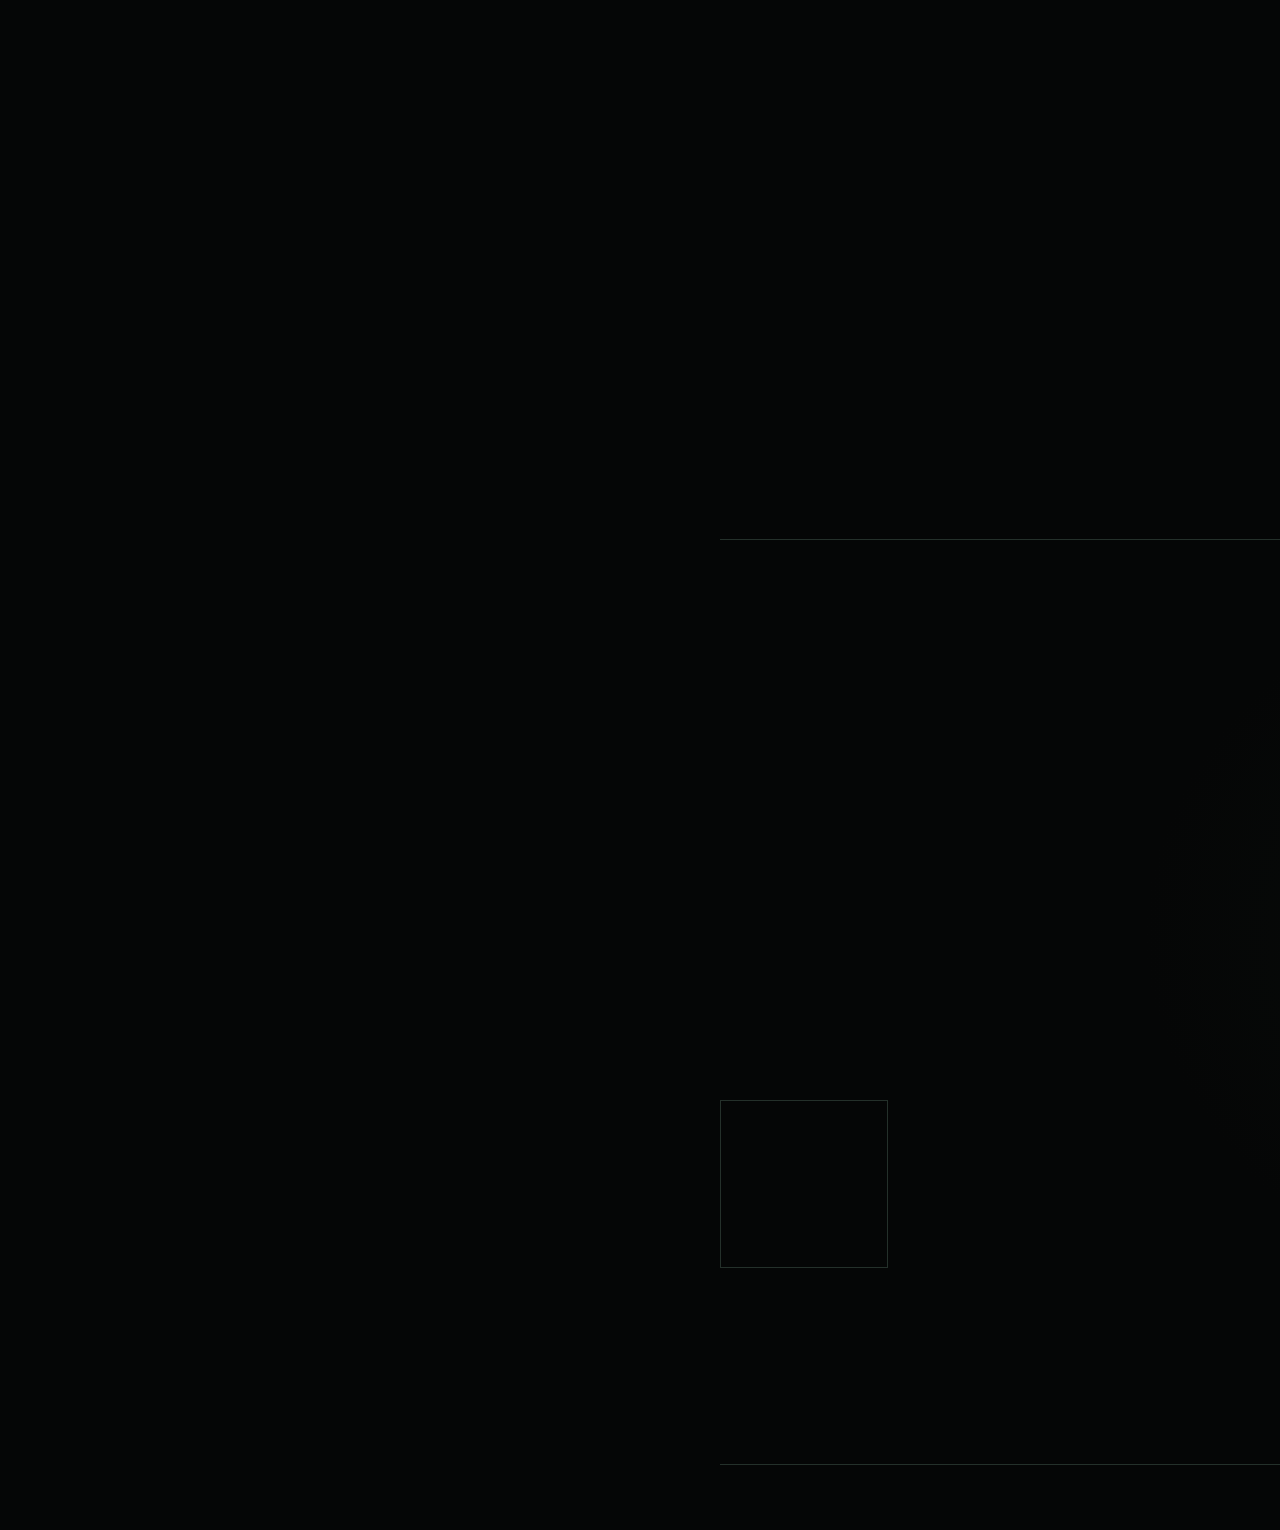
<file: sound-lab.html>
<!doctype html>
<html lang="cs"><head><meta charset="utf-8"><title>Zvuky vzorku</title>
<meta http-equiv="refresh" content="0; url=expo.html"></head>
<body style="background:#0b0d0c;color:#efe8d6;font:18px Consolas,monospace;padding:40px">Zvuková zkouška je teď součástí výstavy: <a style="color:#86ffa8" href="expo.html">expo.html</a> → záložka „Zvuky vzorku“.</body></html>
</file>
<file: expo.css>
/*
 * Exhibition mode — one fixed 1920x1080 stage, scaled to the window (16:9, letterboxed).
 *
 * Colour: black, graphite, warm white, phosphor green. Nothing else.
 * Type:   Instrument Serif (title, digit, narration) + IBM Plex Mono (instrument labels).
 * Fonts are local files: the page needs no network.
 */
@font-face {
  font-family: 'Instrument Serif'; font-style: normal; font-weight: 400; font-display: block;
  src: url('fonts/instrument-serif-latin-400-normal.woff2') format('woff2');
  unicode-range: U+0000-00FF, U+0131, U+0152-0153, U+02BB-02BC, U+02C6, U+02DA, U+02DC, U+2000-206F, U+2074, U+20AC, U+2122, U+2191, U+2193, U+2212, U+2215, U+FEFF, U+FFFD;
}
@font-face {
  font-family: 'Instrument Serif'; font-style: normal; font-weight: 400; font-display: block;
  src: url('fonts/instrument-serif-latin-ext-400-normal.woff2') format('woff2');
  unicode-range: U+0100-02BA, U+02BD-02C5, U+02C7-02CC, U+02CE-02D7, U+02DD-02FF, U+0304, U+0308, U+0329, U+1D00-1DBF, U+1E00-1E9F, U+1EF2-1EFF, U+2020, U+20A0-20AB, U+20AD-20C0, U+2113, U+2C60-2C7F, U+A720-A7FF;
}
@font-face {
  font-family: 'Instrument Serif'; font-style: italic; font-weight: 400; font-display: block;
  src: url('fonts/instrument-serif-latin-400-italic.woff2') format('woff2');
  unicode-range: U+0000-00FF, U+0131, U+0152-0153, U+02BB-02BC, U+02C6, U+02DA, U+02DC, U+2000-206F, U+2074, U+20AC, U+2122, U+2191, U+2193, U+2212, U+2215, U+FEFF, U+FFFD;
}
@font-face {
  font-family: 'Instrument Serif'; font-style: italic; font-weight: 400; font-display: block;
  src: url('fonts/instrument-serif-latin-ext-400-italic.woff2') format('woff2');
  unicode-range: U+0100-02BA, U+02BD-02C5, U+02C7-02CC, U+02CE-02D7, U+02DD-02FF, U+0304, U+0308, U+0329, U+1D00-1DBF, U+1E00-1E9F, U+1EF2-1EFF, U+2020, U+20A0-20AB, U+20AD-20C0, U+2113, U+2C60-2C7F, U+A720-A7FF;
}
@font-face {
  font-family: 'IBM Plex Mono'; font-style: normal; font-weight: 400; font-display: block;
  src: url('fonts/ibm-plex-mono-latin-400-normal.woff2') format('woff2');
  unicode-range: U+0000-00FF, U+0131, U+0152-0153, U+02BB-02BC, U+02C6, U+02DA, U+02DC, U+2000-206F, U+2074, U+20AC, U+2122, U+2191, U+2193, U+2212, U+2215, U+FEFF, U+FFFD;
}
@font-face {
  font-family: 'IBM Plex Mono'; font-style: normal; font-weight: 400; font-display: block;
  src: url('fonts/ibm-plex-mono-latin-ext-400-normal.woff2') format('woff2');
  unicode-range: U+0100-02BA, U+02BD-02C5, U+02C7-02CC, U+02CE-02D7, U+02DD-02FF, U+0304, U+0308, U+0329, U+1D00-1DBF, U+1E00-1E9F, U+1EF2-1EFF, U+2020, U+20A0-20AB, U+20AD-20C0, U+2113, U+2C60-2C7F, U+A720-A7FF;
}
@font-face {
  font-family: 'IBM Plex Mono'; font-style: normal; font-weight: 500; font-display: block;
  src: url('fonts/ibm-plex-mono-latin-500-normal.woff2') format('woff2');
  unicode-range: U+0000-00FF, U+0131, U+0152-0153, U+02BB-02BC, U+02C6, U+02DA, U+02DC, U+2000-206F, U+2074, U+20AC, U+2122, U+2191, U+2193, U+2212, U+2215, U+FEFF, U+FFFD;
}
@font-face {
  font-family: 'IBM Plex Mono'; font-style: normal; font-weight: 500; font-display: block;
  src: url('fonts/ibm-plex-mono-latin-ext-500-normal.woff2') format('woff2');
  unicode-range: U+0100-02BA, U+02BD-02C5, U+02C7-02CC, U+02CE-02D7, U+02DD-02FF, U+0304, U+0308, U+0329, U+1D00-1DBF, U+1E00-1E9F, U+1EF2-1EFF, U+2020, U+20A0-20AB, U+20AD-20C0, U+2113, U+2C60-2C7F, U+A720-A7FF;
}

:root {
  --ink: #050606;
  --graphite: #0c0f0d;
  --graphite-2: #151a17;
  --line: #24302a;
  --warm: #efe8d6;
  --warm-dim: #a8a290;
  --mute: #6d756e;
  --phos: #86ffa8;
  --phos-dim: #2f8f52;
  --serif: 'Instrument Serif', 'Times New Roman', serif;
  --mono: 'IBM Plex Mono', 'Consolas', monospace;
  --fade: 520ms;
}

* { box-sizing: border-box; margin: 0; padding: 0; -webkit-tap-highlight-color: transparent; }
html, body { width: 100%; height: 100%; background: var(--ink); overflow: hidden; }
body {
  color: var(--warm); font-family: var(--mono);
  touch-action: none; user-select: none; -webkit-user-select: none;
  overscroll-behavior: none;
}
body.kiosk, body.kiosk * { cursor: none !important; }

#stage {
  position: absolute; left: 50%; top: 50%;
  width: 1920px; height: 1080px;
  transform-origin: 0 0;
  background:
    radial-gradient(1200px 700px at 70% 45%, #0b130e 0%, rgba(5, 6, 6, 0) 70%),
    var(--ink);
  overflow: hidden;
}

/* ------------------------------------------------------------------ bar */
#bar {
  position: absolute; left: 80px; right: 80px; top: 34px; height: 56px;
  display: flex; align-items: center; justify-content: space-between;
  border-bottom: 1px solid var(--line);
}
#mark { font-family: var(--serif); font-size: 34px; letter-spacing: .06em; color: var(--warm); transition: opacity var(--fade); }
.phase-idle #mark { opacity: 0; }
#bar-right { display: flex; align-items: center; gap: 36px; }
#bar-right { margin-left: auto; }
#tabs { display: flex; gap: 8px; align-items: center; }
#tabs button { font: 500 16px var(--mono); letter-spacing: .08em; text-transform: uppercase; color: var(--warm-dim); background: none; border: 1px solid var(--line); border-radius: 0; padding: 0 16px; height: 46px; cursor: pointer; }
#tabs button.on { color: var(--ink); background: var(--phos); border-color: var(--phos); }
#btn-about { width: 46px; padding: 0 !important; color: var(--phos) !important; border-color: var(--phos-dim) !important; font-size: 20px !important; }
#btn-about.on { background: var(--phos) !important; color: var(--ink) !important; }
#about { position: absolute; inset: 0; z-index: 20; display: none; align-items: center; justify-content: center; background: rgba(5, 7, 6, .86); }
#about.open { display: flex; }
#about-card { width: 1100px; padding: 56px 64px; border: 1px solid var(--phos-dim); background: var(--bg); }
#about-card h2 { font: 400 64px/1 var(--serif); color: var(--warm); margin-bottom: 28px; }
#about-card p { font: italic 400 34px/1.2 var(--serif); color: var(--warm); margin-bottom: 20px; }
#about-card button { margin-top: 24px; width: 320px; height: 76px; flex: none; font-size: 18px; }
#lang button {
  font: 500 17px var(--mono); letter-spacing: .12em; color: var(--mute); background: none; border: 0;
  padding: 14px 12px; min-width: 56px; min-height: 52px;
}
#lang button.on { color: var(--warm); text-decoration: underline; text-underline-offset: 8px; }

/* --------------------------------------------------------------- panels */
#panels { position: absolute; left: 80px; right: 80px; top: 110px; height: 880px; display: flex; gap: 80px; }
.apparatus-left #panels { flex-direction: row-reverse; }
#input { position: relative; width: 760px; height: 880px; flex: none; }
#signal { position: relative; width: 920px; height: 880px; flex: none; }

#signal canvas, #input canvas { position: absolute; display: block; }
#cv-scope { left: 0; top: 0; width: 920px; height: 520px; }
#cv-material { left: 0; top: 550px; width: 920px; height: 300px; transition: opacity var(--fade); }
#mat-caption {
  position: absolute; left: 0; top: 852px; width: 920px;
  font-size: 15px; letter-spacing: .06em; color: var(--mute); transition: opacity var(--fade);
}

/* all input-side layers start hidden; the phase class reveals the right ones */
#hero, #drawbox, #actions, #cv-pulse, #narration, #result, #reflect {
  position: absolute; opacity: 0; pointer-events: none; transition: opacity var(--fade);
}

/* ---- idle */
#hero { left: 0; top: 0; width: 760px; height: 880px; }
#hero h1 {
  position: absolute; left: -6px; top: 90px; width: 800px;
  font: 400 128px/.94 var(--serif); letter-spacing: .015em; color: var(--warm);
  text-shadow: 0 0 40px rgba(134, 255, 168, .16);
}
#invite { position: absolute; left: 0; top: 430px; width: 700px; font: italic 400 46px/1.15 var(--serif); color: var(--warm); }
#idle-sample { position: absolute; left: 0; top: 540px; width: 700px; display: flex; gap: 24px; align-items: center; }
#idle-sample canvas { position: static; flex: none; width: 168px; height: 168px; border: 1px solid var(--line); }
#idle-sample p { font-size: 17px; line-height: 1.5; letter-spacing: .05em; color: var(--mute); width: 360px; }
#idle-beside { position: absolute; left: 0; top: 722px; width: 740px; font-size: 18px; letter-spacing: .08em; color: var(--phos); }
#colophon { position: absolute; left: 0; top: 786px; width: 750px; font-size: 12px; line-height: 1.4; letter-spacing: .02em; color: var(--mute); }
.phase-idle #hero { opacity: 1; }

/* ---- draw */
#drawbox { left: 20px; top: 0; width: 720px; height: 720px; border: 1px solid var(--line); background: var(--graphite); }
#cv-draw { left: 0; top: 0; width: 720px; height: 720px; }
#preview { position: absolute; right: 14px; top: 14px; width: 112px; text-align: center; }
#preview canvas { position: static; width: 112px; height: 112px; border: 1px solid var(--line); image-rendering: pixelated; }
#preview span { display: block; margin-top: 6px; font-size: 13px; letter-spacing: .14em; color: var(--mute); }
#draw-prompt { position: absolute; left: 22px; top: 18px; font: italic 400 34px var(--serif); color: var(--warm-dim); transition: opacity 300ms; }
#drawbox.inked #draw-prompt { opacity: 0; }
#draw-warn { position: absolute; left: 22px; bottom: 18px; font-size: 18px; letter-spacing: .08em; color: var(--phos); opacity: 0; transition: opacity 300ms; }
#drawbox.warn #draw-warn { opacity: 1; }
#actions { left: 20px; top: 756px; width: 720px; height: 92px; display: flex; gap: 20px; }
.phase-draw #drawbox, .phase-draw #actions { opacity: 1; pointer-events: auto; }

button.solid, button.ghost {
  flex: 1; height: 92px; font: 500 22px var(--mono); letter-spacing: .2em; text-transform: uppercase;
  border: 2px solid var(--warm); color: var(--warm); background: none; border-radius: 0;
}
button.solid { background: var(--phos); border-color: var(--phos); color: var(--ink); flex: 2; }
button.ghost { border-color: var(--mute); color: var(--warm-dim); flex: 1; }
button:active { filter: brightness(1.25); }
button:disabled { opacity: .35; }

/* ---- run */
#cv-pulse { left: 0; top: 0; width: 760px; height: 560px; }
#narration { left: 0; top: 566px; width: 740px; height: 224px; font: italic 400 30px/1.12 var(--serif); color: var(--warm); }
#narration .beat { margin-bottom: 6px; opacity: 0; transform: translateY(8px); transition: opacity 800ms, transform 800ms; }
#narration .beat.in { opacity: 1; transform: none; }
#narration .beat.old { opacity: .5; }
.phase-run #cv-pulse, .phase-run #narration { opacity: 1; }
/* "Dál": appears when a stage has finished and waits for the visitor */
#btn-next {
  position: absolute; left: 20px; top: 796px; width: 720px; height: 84px; flex: none;
  opacity: 0; pointer-events: none; transition: opacity var(--fade); font-size: 21px;
}
#btn-next.ready { opacity: 1; pointer-events: auto; animation: wait-pulse 2.4s ease-in-out infinite; }
@keyframes wait-pulse { 50% { box-shadow: 0 0 0 6px rgba(134, 255, 168, .22); } }

/* ---- result */
#result { left: 0; top: 0; width: 760px; height: 880px; }
#result-lead { position: absolute; left: 0; top: 0; width: 760px; font: italic 400 37px/1.1 var(--serif); color: var(--warm); }
#digit {
  position: absolute; left: -14px; top: 20px; font: 400 600px/1 var(--serif); color: var(--warm);
  text-shadow: 0 0 60px rgba(134, 255, 168, .35), 0 0 6px rgba(134, 255, 168, .5);
}
#digit.unsure { color: var(--warm-dim); }
#result-hint { position: absolute; left: 0; top: 650px; font: italic 400 34px var(--serif); color: var(--phos); }
#cv-bars { left: 0; top: 700px; width: 760px; height: 130px; }
#bars-caption { position: absolute; left: 0; top: 842px; font-size: 15px; letter-spacing: .08em; color: var(--mute); }
.phase-result #result { opacity: 1; }
#digit.reveal { animation: reveal 900ms cubic-bezier(.2, .8, .2, 1) both; }
@keyframes reveal { from { opacity: 0; filter: blur(26px); transform: scale(1.04); } to { opacity: 1; filter: blur(0); transform: none; } }

/* ---- the finale: what could it become */
#future { position: absolute; left: 0; top: 0; width: 760px; height: 880px; opacity: 0; pointer-events: none; transition: opacity var(--fade); }
.phase-future #future { opacity: 1; pointer-events: auto; }
.phase-future #result { opacity: 0; }
.phase-future #reflect { opacity: 0; pointer-events: none; }
.phase-future #cv-material, .phase-future #mat-caption { opacity: 1; }
#btn-voice { position: absolute; left: 520px; top: 712px; width: 220px; height: 48px; flex: none; font-size: 15px; display: none; }
#future.has-voice #btn-voice, #future.has-voice #btn-voice-all { display: block; }
#fu-title { position: absolute; left: -4px; top: 20px; width: 760px; font: 400 84px/.98 var(--serif); color: var(--warm); text-shadow: 0 0 40px rgba(134, 255, 168, .14); }
#fu-flow { position: absolute; left: 0; top: 226px; width: 740px; display: flex; flex-direction: column; gap: 26px; }
#fu-know { font-size: 17px; line-height: 1.5; color: var(--warm-dim); border-left: 2px solid var(--phos-dim); padding-left: 16px; }
#fu-know:empty { display: none; }
#fu-know::before, #fu-body[data-label]::before { content: attr(data-label); display: block; font-size: 13px; letter-spacing: .2em; color: var(--phos); margin-bottom: 6px; }
#fu-body { font: italic 400 33px/1.17 var(--serif); color: var(--warm); }
#fu-body[data-label]::before { font-style: normal; font-family: var(--mono); }
.letter #fu-title { font-size: 60px; top: 14px; }
.letter #fu-flow { top: 114px; gap: 18px; }
.letter #fu-body { order: 1; font-size: 26px; line-height: 1.26; white-space: pre-line; }
.letter #fu-know { order: 2; border-left: 0; padding-left: 0; font-size: 14px; letter-spacing: .06em; color: var(--mute); }
#fu-dots { position: absolute; left: 0; top: 776px; display: flex; gap: 12px; }
#fu-dots i.gap { margin-left: 18px; }
#fu-dots i { width: 12px; height: 12px; border: 1px solid var(--mute); }
#fu-dots i.on { background: var(--phos); border-color: var(--phos); }
#fu-actions { position: absolute; left: 0; top: 800px; width: 740px; height: 80px; display: flex; gap: 16px; }
#fu-actions button { height: 80px; font-size: 18px; }
.fu-in #fu-title, .fu-in #fu-body { animation: fu-in 900ms cubic-bezier(.2, .8, .2, 1) both; }
@keyframes fu-in { from { opacity: 0; transform: translateY(14px); filter: blur(6px); } to { opacity: 1; transform: none; filter: blur(0); } }

/* ---- advanced layer */
#signal { transition: opacity var(--fade); }
.phase-deep #signal, .phase-sound #signal, .phase-answers #signal { opacity: 0; pointer-events: none; }
#deep { position: absolute; left: 80px; top: 110px; width: 1760px; height: 880px; opacity: 0; pointer-events: none; transition: opacity var(--fade); }
.phase-deep #deep { opacity: 1; pointer-events: auto; }
.view { position: absolute; inset: 0; opacity: 0; pointer-events: none; transition: opacity 300ms; }
.phase-deep #deep[data-view="light"] #view-light, .phase-deep #deep[data-view="decide"] #view-decide { opacity: 1; pointer-events: auto; }
/* the result screen offers three doors beside the digit; once inside, the top bar is the way around */
#doors { position: absolute; left: 280px; top: 96px; width: 480px; display: flex; flex-direction: column; gap: 16px; pointer-events: none; }
.phase-result #doors { pointer-events: auto; }
.door { display: block; height: 140px; text-align: left; padding: 20px 60px 20px 24px; position: relative; background: none; border: 1px solid var(--mute); border-radius: 0; color: var(--warm); }
.door b { display: block; font: 500 17px var(--mono); letter-spacing: .1em; text-transform: uppercase; color: var(--phos); margin-bottom: 10px; }
.door span { display: block; font: italic 400 24px/1.2 var(--serif); color: var(--warm-dim); }
.door::after { content: '\2192'; position: absolute; right: 22px; top: 50%; margin-top: -16px; font: 400 30px var(--mono); color: var(--phos); }
/* navigation in the top bar, inside the experiments */
#nav { display: none; gap: 8px; }
.phase-deep #nav { display: flex; }
.phase-deep #mark, .phase-future #mark, .phase-sound #mark, .phase-answers #mark { display: none; }
#nav button { font: 500 16px var(--mono); letter-spacing: .06em; text-transform: uppercase; color: var(--warm-dim); background: none; border: 1px solid var(--line); padding: 0 16px; height: 46px; border-radius: 0; }
#nav button.on { color: var(--ink); background: var(--phos); border-color: var(--phos); }
#deep-left { position: absolute; left: 0; top: 0; width: 760px; height: 880px; }
#deep-left h2 { position: absolute; left: 0; top: 0; font: 400 52px/1 var(--serif); color: var(--warm); }
#deep-verdict { position: absolute; left: 0; top: 84px; width: 760px; height: 170px; display: flex; gap: 24px; align-items: center; }
#dv-digit { width: 140px; font: 400 170px/1 var(--serif); color: var(--warm); text-align: center; text-shadow: 0 0 40px rgba(134, 255, 168, .3); }
#dv-digit.changed { color: var(--warm-dim); text-shadow: none; }
#dv-text p { margin-bottom: 6px; }
#dv-lead { font: italic 400 32px/1.1 var(--serif); color: var(--warm); }
#dv-dark { font-size: 17px; letter-spacing: .06em; color: var(--phos); }
#dv-src { font-size: 14px; letter-spacing: .05em; color: var(--mute); }
#deep-caption { position: absolute; left: 0; top: 270px; width: 740px; height: 130px; font: italic 400 29px/1.14 var(--serif); color: var(--warm); }
#dimmer { position: absolute; left: 0; top: 410px; width: 760px; height: 104px; touch-action: none; cursor: pointer; }
#dimmer-label { position: absolute; left: 0; top: 0; font-size: 18px; letter-spacing: .16em; color: var(--warm-dim); text-transform: uppercase; }
#dimmer-track { position: absolute; left: 40px; top: 66px; width: 680px; height: 2px; background: var(--line); }
#dimmer-notches { position: absolute; left: 40px; top: 56px; width: 680px; height: 22px; }
#dimmer-notches i { position: absolute; top: 0; width: 2px; height: 22px; background: var(--mute); margin-left: -1px; }
#dimmer-thumb { position: absolute; top: 40px; width: 56px; height: 56px; margin-left: -28px; border-radius: 50%; background: var(--phos); box-shadow: 0 0 0 8px rgba(134, 255, 168, .18), 0 0 40px rgba(134, 255, 168, .35); transition: left 200ms ease-out; }
#deep-toggle { position: absolute; left: 0; top: 520px; width: 760px; display: flex; gap: 12px; }
#deep-toggle button { flex: 1; height: 64px; font-size: 15px; letter-spacing: .08em; line-height: 1.25; padding: 0 10px; }
#deep-toggle button.on { background: var(--phos); border-color: var(--phos); color: var(--ink); }
#deep-toggle button:disabled { opacity: .3; }
#deep-note { position: absolute; left: 0; top: 604px; width: 740px; font-size: 14px; line-height: 1.5; color: var(--warm-dim); }
#deep-method { position: absolute; left: 0; top: 784px; width: 740px; font-size: 13px; line-height: 1.5; color: var(--mute); }
#deep-lab { position: absolute; left: 0; top: 826px; width: 740px; font-size: 15px; line-height: 1.45; color: var(--warm-dim); }
#btn-deep-back { position: absolute; left: 0; top: 712px; width: 300px; height: 64px; flex: none; font-size: 16px; }
#deep-right { position: absolute; left: 840px; top: 0; width: 920px; height: 880px; }
#cv-deep-scope { position: absolute; left: 0; top: 0; width: 920px; height: 520px; }
#cv-light { position: absolute; left: 0; top: 530px; width: 920px; height: 204px; }
#deep-numbers { position: absolute; left: 0; top: 744px; width: 920px; display: flex; gap: 20px; }
#deep-numbers div { flex: 1; border-top: 1px solid var(--line); padding-top: 8px; }
#deep-numbers b { display: block; font: 400 56px/1 var(--serif); color: var(--warm); }
#deep-numbers b::after { content: ' / 100'; font: 400 20px var(--mono); color: var(--mute); letter-spacing: .04em; }
#deep-numbers canvas { display: block; width: 440px; height: 34px; margin-top: 8px; }
#deep-numbers .good b { color: var(--phos); }
#deep-numbers span { display: block; margin-top: 4px; font-size: 14px; letter-spacing: .04em; color: var(--mute); }

/* ---- what "deciding" means */
#dc-text { position: absolute; left: 0; top: 0; width: 700px; }
#dc-text h2 { font: 400 52px/1.02 var(--serif); color: var(--warm); margin-bottom: 30px; }
#dc-steps { list-style: none; counter-reset: s; }
#dc-steps li { counter-increment: s; position: relative; padding-left: 58px; margin-bottom: 22px; font: italic 400 27px/1.18 var(--serif); color: var(--warm); }
#dc-steps li::before { content: counter(s); position: absolute; left: 0; top: 0; font: 500 20px var(--mono); color: var(--phos); border: 1px solid var(--phos-dim); width: 38px; height: 38px; text-align: center; line-height: 36px; }
#dc-chart { position: absolute; left: 780px; top: 0; width: 980px; height: 800px; }
#dc-who { position: absolute; left: 0; top: 0; font-size: 15px; letter-spacing: .08em; color: var(--mute); text-transform: uppercase; }
#cv-scores { position: absolute; left: 0; top: 26px; width: 980px; height: 270px; cursor: pointer; touch-action: none; }
#dc-moments-cap { position: absolute; left: 0; top: 308px; width: 980px; font-size: 15px; letter-spacing: .06em; color: var(--mute); }
#cv-moments { position: absolute; left: 0; top: 336px; width: 980px; height: 124px; cursor: pointer; touch-action: none; }
#dc-ctl { position: absolute; left: 0; top: 472px; width: 980px; height: 56px; display: flex; gap: 16px; }
#dc-ctl button { flex: none; height: 56px; padding: 0 28px; font-size: 16px; }
#cv-slots { position: absolute; left: 0; top: 540px; width: 980px; height: 224px; }
#dc-readout { position: absolute; left: 0; top: 772px; width: 980px; font: italic 400 29px/1.15 var(--serif); color: var(--warm); }
#dc-try { margin-top: 26px; font: italic 400 31px/1.15 var(--serif); color: var(--phos); }

/* reflection replaces the material panel's caption on the signal side */
#reflect { left: 0; top: 548px; width: 920px; height: 330px; }
#reflect h2 { font: 400 44px/1.05 var(--serif); color: var(--warm); margin-bottom: 12px; }
#reflect p { font: 400 20px/1.42 var(--mono); color: var(--warm-dim); margin-bottom: 10px; width: 880px; letter-spacing: .01em; }
#reflect #reflect-beside { color: var(--phos); width: 600px; }
#btn-again { position: absolute; right: 0; bottom: 6px; width: 300px; height: 76px; flex: none; font-size: 19px; }
.phase-result #reflect { opacity: 1; pointer-events: auto; }
.phase-result #cv-material, .phase-result #mat-caption { opacity: 0; }

/* ---------------------------------------------------------------- footer */
#caption {
  position: absolute; left: 80px; right: 80px; bottom: 26px; height: 40px;
  display: flex; align-items: center; justify-content: space-between;
  border-top: 1px solid var(--line); padding-top: 8px;
}
#step { font-size: 19px; letter-spacing: .2em; color: var(--warm); }
#prov { font-size: 14px; letter-spacing: .05em; color: var(--mute); }

#grain { position: absolute; inset: 0; width: 1920px; height: 1080px; pointer-events: none; opacity: .05; mix-blend-mode: screen; }

/* ---- the sound of the sample */
#measured { position: absolute; left: 80px; top: 110px; width: 1760px; height: 880px; opacity: 0; pointer-events: none; transition: opacity var(--fade); }
.phase-sound #measured { opacity: 1; pointer-events: auto; }
#meas-left { position: absolute; left: 0; top: 0; width: 700px; height: 880px; }
#meas-left h2 { font: 400 84px/.98 var(--serif); color: var(--warm); text-shadow: 0 0 40px rgba(134, 255, 168, .14); }
#meas-source { margin-top: 14px; font-size: 14px; letter-spacing: .08em; color: var(--mute); }
#meas-modes { margin-top: 34px; border-top: 1px solid var(--line); }
#meas-modes button { display: flex; align-items: baseline; justify-content: space-between; width: 100%; height: 92px; padding: 0 6px 0 36px; position: relative; background: none; border: 0; border-bottom: 1px solid var(--line); border-radius: 0; color: var(--warm-dim); text-align: left; cursor: pointer; }
#meas-modes button i { font: italic 400 46px/92px var(--serif); }
#meas-modes button small { font: 500 15px var(--mono); letter-spacing: .12em; color: var(--mute); }
#meas-modes button::before { content: ''; position: absolute; left: 6px; top: 50%; width: 12px; height: 12px; margin-top: -6px; border: 1px solid var(--mute); border-radius: 50%; }
#meas-modes button.on { color: var(--warm); }
#meas-modes button.on i { color: var(--phos); text-shadow: 0 0 30px rgba(134, 255, 168, .35); }
#meas-modes button.on::before { background: var(--phos); border-color: var(--phos); box-shadow: 0 0 18px var(--phos); }
#meas-ctl { display: flex; gap: 14px; margin-top: 26px; }
#meas-ctl button { flex: none; height: 62px; font-size: 15px; letter-spacing: .1em; }
#meas-stop { width: 170px; }
#meas-hint { margin-top: 26px; font: italic 400 32px/1.15 var(--serif); color: var(--warm); min-height: 74px; }
#meas-note { margin-top: 18px; font-size: 13px; line-height: 1.5; color: var(--mute); }
#meas-right { position: absolute; left: 780px; top: 0; width: 980px; height: 880px; }
#cv-meas { position: absolute; left: 0; top: 0; width: 980px; height: 600px; }
#meas-facts { position: absolute; left: 0; top: 636px; width: 980px; display: flex; gap: 40px; }
#meas-facts div { flex: 1; border-top: 1px solid var(--line); padding-top: 14px; }
#meas-facts b { display: block; white-space: nowrap; font: 400 64px/1 var(--serif); color: var(--phos); margin-bottom: 8px; }
#meas-facts span { font: italic 400 25px/1.2 var(--serif); color: var(--warm-dim); }

/* two views of the sample: one pulse, or two in a row (the memory) */
#meas-views { display: flex; gap: 8px; margin-top: 22px; }
#meas-views button { font: 500 15px var(--mono); letter-spacing: .1em; text-transform: uppercase; color: var(--warm-dim); background: none; border: 1px solid var(--line); border-radius: 0; padding: 0 18px; height: 46px; cursor: pointer; }
#meas-views button.on { color: var(--ink); background: var(--phos); border-color: var(--phos); }
.view-pulse #meas-modes button[data-mode="pair"], .view-pulse #meas-gap-label, .view-pulse #meas-gaps { display: none; }
.view-pair #meas-modes button[data-mode]:not([data-mode="pair"]) { display: none; }
#meas-gap-label { margin-top: 24px; font-size: 14px; letter-spacing: .12em; color: var(--mute); text-transform: uppercase; }
#meas-gaps { display: flex; gap: 8px; margin-top: 10px; }
#meas-gaps button { flex: 1; height: 62px; font: 500 20px var(--mono); color: var(--warm-dim); background: none; border: 1px solid var(--line); border-radius: 0; cursor: pointer; }
#meas-gaps button.on { color: var(--ink); background: var(--phos); border-color: var(--phos); }

#meas-auto { margin-top: 14px; width: 100%; height: 54px; flex: none; font-size: 15px; letter-spacing: .12em; }
#meas-auto.on { color: var(--phos); border-color: var(--phos-dim); }
.view-pulse #meas-auto { display: none; }

#btn-voice-all { position: absolute; left: 0; top: 712px; width: 500px; height: 48px; flex: none; font-size: 15px; display: none; }
#btn-voice-all.on { color: var(--phos); border-color: var(--phos); }

#about-card #about-lab { font: 500 22px/1.3 var(--mono); font-style: normal; letter-spacing: .04em; color: var(--phos); margin-top: 6px; }
#meas-lab { margin-top: 10px; font-size: 13px; letter-spacing: .06em; color: var(--phos-dim); }

/* the laboratory repository as a QR code: dark on light, large, with its quiet zone */
#idle-qr { position: absolute; left: 580px; top: 516px; width: 180px; height: 180px; }
#idle-qr-cap { position: absolute; left: 580px; top: 700px; width: 180px; font-size: 12px; line-height: 1.3; letter-spacing: .04em; color: var(--warm-dim); text-align: center; }
#about-card { position: relative; }
#about-card p { max-width: 660px; }
#about-qr { position: absolute; right: 56px; bottom: 56px; width: 300px; height: 300px; }

/* 200 answers */
#answers { position: absolute; left: 80px; top: 110px; width: 1760px; height: 880px; opacity: 0; pointer-events: none; transition: opacity var(--fade); }
.phase-answers #answers { opacity: 1; pointer-events: auto; }
#ans-head { position: absolute; left: 0; top: 0; }
#ans-head h2 { font: 400 76px/.95 var(--serif); color: var(--warm); text-shadow: 0 0 40px rgba(134, 255, 168, .14); }
#ans-head p { margin-top: 8px; font-size: 14px; letter-spacing: .08em; text-transform: uppercase; color: var(--mute); }
#ans-bar { position: absolute; left: 0; right: 0; top: 118px; display: flex; flex-wrap: wrap; gap: 8px; }
#ans-bar button { font: 500 15px var(--mono); letter-spacing: .08em; text-transform: uppercase; color: var(--warm-dim); background: none; border: 1px solid var(--line); border-radius: 0; padding: 0 16px; height: 50px; cursor: pointer; }
#ans-bar button.on { color: var(--ink); background: var(--phos); border-color: var(--phos); }
#cv-ans { position: absolute; left: 0; top: 184px; width: 1760px; height: 650px; touch-action: none; cursor: crosshair; }
#ans-foot { position: absolute; left: 0; right: 0; top: 838px; display: flex; justify-content: space-between; align-items: baseline; gap: 40px; }
#ans-read { font: 500 17px var(--mono); color: var(--phos); white-space: nowrap; }
#ans-note { font-size: 12px; line-height: 1.4; color: var(--mute); text-align: right; max-width: 1000px; }

#ans-ref { position: absolute; left: 520px; top: 14px; width: 1100px; font: italic 400 27px/1.2 var(--serif); color: var(--warm-dim); }
#ans-story-card { position: absolute; left: 0; top: 184px; width: 1760px; height: 650px; display: none; align-items: center; justify-content: center; background: rgba(5, 7, 6, .9); z-index: 6; }
#ans-story-card.open { display: flex; }
#ans-story-card > div { width: 1180px; padding: 44px 56px; border: 1px solid var(--phos-dim); background: var(--bg); }
#ans-story-card h3 { font: 400 50px/1 var(--serif); color: var(--warm); margin-bottom: 22px; }
#ans-story-card p { font: italic 400 30px/1.22 var(--serif); color: var(--warm); margin-bottom: 16px; }
#ans-story-card button { margin-top: 12px; width: 280px; height: 66px; flex: none; font-size: 17px; }

/* the real thing, photographed */
#fu-photo { position: absolute; left: 920px; top: 110px; width: 920px; height: 800px; margin: 0; display: flex; flex-direction: column; align-items: center; justify-content: center; opacity: 0; pointer-events: none; transition: opacity var(--fade); }
.phase-future.photo-on #fu-photo { opacity: 1; }
.phase-future.photo-on #signal { opacity: 0; }
#fu-photo img { max-width: 920px; max-height: 690px; border: 1px solid var(--line); filter: saturate(.9) contrast(1.02); }
#fu-photo figcaption { margin-top: 14px; width: 100%; font-size: 14px; line-height: 1.4; letter-spacing: .04em; color: var(--mute); }
#about-photo { position: absolute; right: 56px; top: 56px; width: 300px; height: 280px; object-fit: cover; object-position: 30% 45%; border: 1px solid var(--line); }
#about-card { min-height: 600px; }

#answers.aft #ans-fall, #answers.aft #ans-rise, #answers.aft #ans-env { display: none; }
#ans-set { border-color: var(--phos-dim) !important; color: var(--phos) !important; }

/* the lab address is a link */
#colophon a, #meas-lab a, #about-lab a { color: inherit; text-decoration: underline; text-underline-offset: 3px; text-decoration-color: currentColor; cursor: pointer; }
#colophon a, #meas-lab a { color: var(--phos); }
.phase-idle #colophon a { pointer-events: auto; }

/* kiosk: the lab address stays as plain text (the machine is offline, nobody should leave the piece) */
body.kiosk a { pointer-events: none !important; text-decoration: none !important; }
</file>
<file: mobile.css>
@font-face {
  font-family: 'Instrument Serif'; font-style: normal; font-weight: 400; font-display: block;
  src: url('fonts/instrument-serif-latin-400-normal.woff2') format('woff2');
  unicode-range: U+0000-00FF, U+0131, U+0152-0153, U+02BB-02BC, U+02C6, U+02DA, U+02DC, U+2000-206F, U+2074, U+20AC, U+2122, U+2191, U+2193, U+2212, U+2215, U+FEFF, U+FFFD;
}
@font-face {
  font-family: 'Instrument Serif'; font-style: normal; font-weight: 400; font-display: block;
  src: url('fonts/instrument-serif-latin-ext-400-normal.woff2') format('woff2');
  unicode-range: U+0100-02BA, U+02BD-02C5, U+02C7-02CC, U+02CE-02D7, U+02DD-02FF, U+0304, U+0308, U+0329, U+1D00-1DBF, U+1E00-1E9F, U+1EF2-1EFF, U+2020, U+20A0-20AB, U+20AD-20C0, U+2113, U+2C60-2C7F, U+A720-A7FF;
}
@font-face {
  font-family: 'Instrument Serif'; font-style: italic; font-weight: 400; font-display: block;
  src: url('fonts/instrument-serif-latin-400-italic.woff2') format('woff2');
  unicode-range: U+0000-00FF, U+0131, U+0152-0153, U+02BB-02BC, U+02C6, U+02DA, U+02DC, U+2000-206F, U+2074, U+20AC, U+2122, U+2191, U+2193, U+2212, U+2215, U+FEFF, U+FFFD;
}
@font-face {
  font-family: 'Instrument Serif'; font-style: italic; font-weight: 400; font-display: block;
  src: url('fonts/instrument-serif-latin-ext-400-italic.woff2') format('woff2');
  unicode-range: U+0100-02BA, U+02BD-02C5, U+02C7-02CC, U+02CE-02D7, U+02DD-02FF, U+0304, U+0308, U+0329, U+1D00-1DBF, U+1E00-1E9F, U+1EF2-1EFF, U+2020, U+20A0-20AB, U+20AD-20C0, U+2113, U+2C60-2C7F, U+A720-A7FF;
}
@font-face {
  font-family: 'IBM Plex Mono'; font-style: normal; font-weight: 400; font-display: block;
  src: url('fonts/ibm-plex-mono-latin-400-normal.woff2') format('woff2');
  unicode-range: U+0000-00FF, U+0131, U+0152-0153, U+02BB-02BC, U+02C6, U+02DA, U+02DC, U+2000-206F, U+2074, U+20AC, U+2122, U+2191, U+2193, U+2212, U+2215, U+FEFF, U+FFFD;
}
@font-face {
  font-family: 'IBM Plex Mono'; font-style: normal; font-weight: 400; font-display: block;
  src: url('fonts/ibm-plex-mono-latin-ext-400-normal.woff2') format('woff2');
  unicode-range: U+0100-02BA, U+02BD-02C5, U+02C7-02CC, U+02CE-02D7, U+02DD-02FF, U+0304, U+0308, U+0329, U+1D00-1DBF, U+1E00-1E9F, U+1EF2-1EFF, U+2020, U+20A0-20AB, U+20AD-20C0, U+2113, U+2C60-2C7F, U+A720-A7FF;
}
@font-face {
  font-family: 'IBM Plex Mono'; font-style: normal; font-weight: 500; font-display: block;
  src: url('fonts/ibm-plex-mono-latin-500-normal.woff2') format('woff2');
  unicode-range: U+0000-00FF, U+0131, U+0152-0153, U+02BB-02BC, U+02C6, U+02DA, U+02DC, U+2000-206F, U+2074, U+20AC, U+2122, U+2191, U+2193, U+2212, U+2215, U+FEFF, U+FFFD;
}
@font-face {
  font-family: 'IBM Plex Mono'; font-style: normal; font-weight: 500; font-display: block;
  src: url('fonts/ibm-plex-mono-latin-ext-500-normal.woff2') format('woff2');
  unicode-range: U+0100-02BA, U+02BD-02C5, U+02C7-02CC, U+02CE-02D7, U+02DD-02FF, U+0304, U+0308, U+0329, U+1D00-1DBF, U+1E00-1E9F, U+1EF2-1EFF, U+2020, U+20A0-20AB, U+20AD-20C0, U+2113, U+2C60-2C7F, U+A720-A7FF;
}


/* Phone version: one scrolling column, large touch targets; same palette and type as the installation. */
:root {
  --ink: #050606; --graphite: #0c0f0d; --line: #24302a; --warm: #efe8d6; --warm-dim: #a8a290; --mute: #8a928b;
  --phos: #86ffa8; --phos-dim: #2f8f52;
  --serif: 'Instrument Serif', 'Times New Roman', serif; --mono: 'IBM Plex Mono', Consolas, monospace;
  --gut: 18px;
}
* { box-sizing: border-box; margin: 0; padding: 0; -webkit-tap-highlight-color: transparent; }
html { background: var(--ink); scroll-behavior: smooth; scroll-padding-top: 112px; -webkit-text-size-adjust: 100%; }
body {
  color: var(--warm); font-family: var(--mono);
  background: radial-gradient(900px 500px at 80% 0, #0b130e 0, rgba(5, 6, 6, 0) 70%), var(--ink);
  min-height: 100vh; overflow-x: hidden; padding-bottom: env(safe-area-inset-bottom);
}
a { color: var(--phos); }
main { max-width: 680px; margin: 0 auto; padding: 0 var(--gut) 80px; }
section { padding: 52px 0 36px; border-top: 1px solid var(--line); }
section:first-child { border-top: 0; }

#top {
  position: sticky; top: 0; z-index: 10; background: rgba(5, 6, 6, .93); backdrop-filter: blur(8px);
  border-bottom: 1px solid var(--line); padding: calc(6px + env(safe-area-inset-top)) var(--gut) 6px;
  display: grid; grid-template-columns: 1fr auto; gap: 2px 10px; align-items: center;
}
#mark { font: 400 26px var(--serif); color: var(--warm); text-decoration: none; letter-spacing: .04em; }
#chips { display: flex; gap: 6px; overflow-x: auto; scrollbar-width: none; grid-column: 1 / -1; grid-row: 2; padding: 2px 0 4px; }
#chips::-webkit-scrollbar { display: none; }
#chips a {
  flex: 1 0 auto; justify-content: center; font: 500 11px var(--mono); letter-spacing: .04em; text-transform: uppercase; text-decoration: none;
  color: var(--warm-dim); border: 1px solid var(--line); padding: 0 9px; min-height: 40px; display: flex; align-items: center;
}
#chips a.on { color: var(--ink); background: var(--phos); border-color: var(--phos); }
#lang { grid-column: 2; grid-row: 1; display: flex; }
#lang button { font: 500 14px var(--mono); letter-spacing: .1em; color: var(--mute); background: none; border: 0; padding: 10px; min-width: 44px; min-height: 44px; }
#lang button.on { color: var(--warm); text-decoration: underline; text-underline-offset: 6px; }

h1 { font: 400 clamp(48px, 15.5vw, 92px)/.92 var(--serif); color: var(--warm); text-shadow: 0 0 40px rgba(134, 255, 168, .14); margin: 14px 0 20px; }
h2 { font: 400 clamp(36px, 10vw, 54px)/1 var(--serif); color: var(--warm); margin-bottom: 10px; }
h3 { font: 400 28px/1.1 var(--serif); color: var(--phos); margin: 30px 0 10px; }
.kicker { font: 500 11px var(--mono); letter-spacing: .12em; text-transform: uppercase; color: var(--mute); padding-top: 28px; }
.lead { font: italic 400 22px/1.3 var(--serif); color: var(--warm-dim); margin-bottom: 22px; }
.lead2 { font: italic 400 24px/1.2 var(--serif); color: var(--warm-dim); }
.sub { font: 500 11px/1.5 var(--mono); letter-spacing: .08em; text-transform: uppercase; color: var(--mute); margin-bottom: 18px; }
.body { font: 400 20px/1.38 var(--serif); color: var(--warm); margin-bottom: 14px; }
.body.dim, .cap { color: var(--mute); }
.cap { font: 400 12px/1.5 var(--mono); letter-spacing: .02em; margin: 10px 0; }
.mono { font: 500 12px var(--mono); letter-spacing: .08em; color: var(--phos); text-transform: uppercase; }
.msg { min-height: 20px; margin: 10px 0 0; font: 500 13px var(--mono); color: var(--phos); }

button { font-family: var(--mono); cursor: pointer; }
.go { display: inline-flex; align-items: center; min-height: 52px; padding: 0 20px; font: 500 14px var(--mono); letter-spacing: .08em; text-transform: uppercase; color: var(--ink); background: var(--phos); text-decoration: none; }
.row { display: flex; gap: 10px; margin-top: 12px; }
.ghost, .solid { flex: 1; min-height: 56px; padding: 0 16px; font: 500 14px var(--mono); letter-spacing: .08em; text-transform: uppercase; border-radius: 0; }
.ghost { color: var(--warm); background: none; border: 1px solid var(--warm-dim); }
.solid { color: var(--ink); background: var(--phos); border: 1px solid var(--phos); }
.ghost.on { color: var(--phos); border-color: var(--phos); }
.solid:disabled { opacity: .4; }
#btn-model, #a-story-btn { width: 100%; margin-top: 18px; }

/* drawing pad */
#padwrap { position: relative; width: 100%; max-width: 440px; margin: 0 auto; aspect-ratio: 1; border: 1px solid var(--phos-dim); background: #0a0d0b; touch-action: none; }
#cv-draw { position: absolute; inset: 0; width: 100%; height: 100%; touch-action: none; }
#cv-prev { position: absolute; right: 8px; bottom: 8px; width: 64px; height: 64px; image-rendering: pixelated; border: 1px solid var(--line); opacity: .9; pointer-events: none; }
#cv-run { display: block; width: 100%; height: 190px; margin: 8px 0 14px; border: 1px solid var(--line); background: #080b09; }
#res-digit { font: 400 clamp(110px, 40vw, 190px)/.9 var(--serif); color: var(--phos); text-shadow: 0 0 40px rgba(134, 255, 168, .25); margin: 6px 0 10px; }
#bars { display: grid; grid-template-columns: repeat(10, 1fr); gap: 5px; align-items: end; height: 110px; margin: 8px 0 30px; }
#bars div { position: relative; background: #1b2620; min-height: 3px; }
#bars div.top { background: var(--phos); }
#bars span { position: absolute; left: 0; right: 0; top: 100%; margin-top: 4px; font: 500 12px var(--mono); text-align: center; color: var(--warm-dim); }

/* sound clips */
#clips { display: grid; gap: 10px; margin-bottom: 8px; }
.clip { display: grid; grid-template-columns: 52px 1fr; gap: 14px; align-items: center; text-align: left; color: var(--warm); background: var(--graphite); border: 1px solid var(--line); padding: 14px; min-height: 76px; width: 100%; }
.clip i { width: 52px; height: 52px; border: 1px solid var(--phos-dim); border-radius: 50%; display: grid; place-items: center; font-style: normal; color: var(--phos); font-size: 18px; }
.clip b { display: block; font: italic 400 26px/1.05 var(--serif); }
.clip small { display: block; margin-top: 4px; font: 500 11px var(--mono); letter-spacing: .06em; color: var(--mute); text-transform: uppercase; }
.clip.on { border-color: var(--phos); background: #0f1a13; }
.clip.on i { background: var(--phos); color: var(--ink); animation: pulse 1.4s ease-in-out infinite; }
.clip:disabled { opacity: .45; }
@keyframes pulse { 50% { box-shadow: 0 0 0 8px rgba(134, 255, 168, .14); } }
.stats { display: grid; gap: 14px; margin: 26px 0 8px; }
.stats div { border-top: 1px solid var(--line); padding-top: 10px; }
.stats b { display: block; font: 400 46px/1 var(--serif); color: var(--warm); }
.stats span { font: italic 400 20px/1.2 var(--serif); color: var(--warm-dim); }

/* 200 answers */
.chips { display: grid; grid-template-columns: 1fr 1fr; gap: 8px; margin-bottom: 12px; }
.chips button { min-height: 50px; padding: 0 10px; font: 500 12px var(--mono); letter-spacing: .06em; text-transform: uppercase; color: var(--warm-dim); background: none; border: 1px solid var(--line); }
.chips button.on { color: var(--ink); background: var(--phos); border-color: var(--phos); }
#cv-ans { display: block; width: 100%; height: min(100vw, 480px); min-height: 320px; background: #070a08; border: 1px solid var(--line); touch-action: pan-y; }
.slider { display: block; margin-top: 14px; }
.slider input { width: 100%; height: 44px; accent-color: var(--phos); }
.slider span { display: block; min-height: 20px; font: 500 12px var(--mono); color: var(--phos); letter-spacing: .04em; }
#a-story { margin-top: 12px; border-left: 2px solid var(--phos-dim); padding-left: 14px; }
#a-story h3 { margin-top: 8px; }

/* future cards */
#cards { display: grid; gap: 18px; }
.card { border: 1px solid var(--line); background: var(--graphite); padding: 22px 18px; }
.card h3 { margin: 0 0 12px; font-size: 32px; color: var(--warm); }
.card .k { font: 500 10px var(--mono); letter-spacing: .14em; color: var(--phos); text-transform: uppercase; margin: 12px 0 4px; }
.card p { font: 400 20px/1.36 var(--serif); color: var(--warm); }
.card p.know { color: var(--warm-dim); }
.card.q p { font-style: italic; }
.card.l { border-color: var(--phos-dim); background: #0d1710; }
.card.l p.guess { font-style: italic; font-size: 21px; white-space: pre-line; }
.card .listen { margin-top: 16px; min-height: 48px; width: 100%; font-size: 12px; }
.card img { width: 100%; display: block; border: 1px solid var(--line); }
.card figcaption { margin: 8px 0 18px; }
figure { margin: 18px 0; }
figure img { width: 100%; display: block; border: 1px solid var(--line); }
figcaption { font: 400 12px/1.5 var(--mono); color: var(--mute); margin-top: 8px; }
#qrbox { display: grid; grid-template-columns: 132px 1fr; gap: 16px; align-items: center; margin: 24px 0; }
#qrbox img { width: 132px; height: 132px; background: #fff; padding: 6px; display: block; }

@media (min-width: 700px) { h1 { margin-top: 24px; } }
@media (prefers-reduced-motion: reduce) { html { scroll-behavior: auto; } .clip.on i { animation: none; } }
</file>
